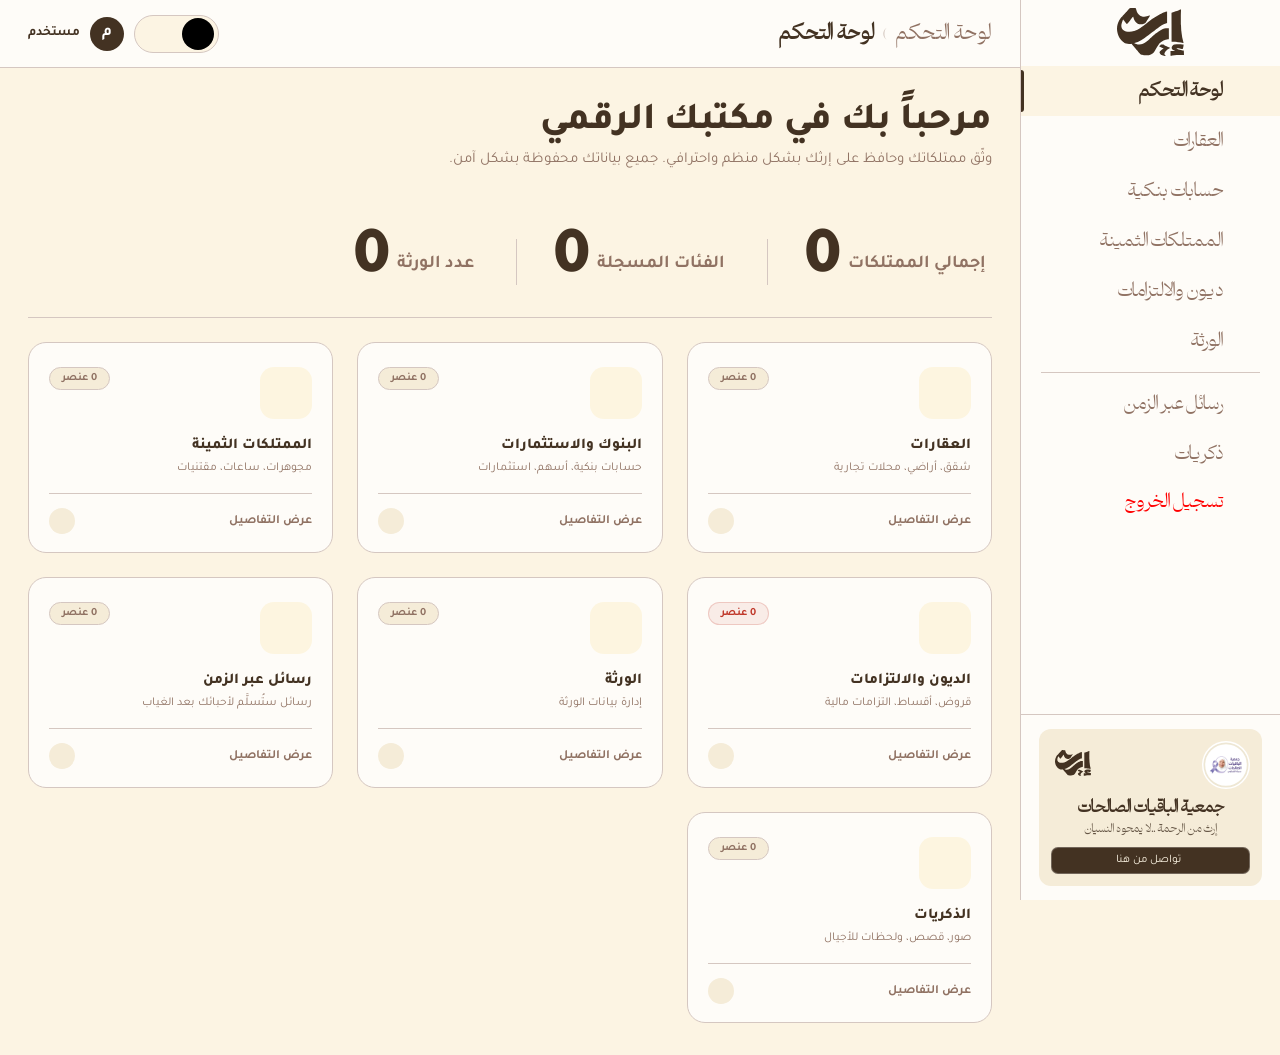
<file: dashboard.html>
<!DOCTYPE html>
<html lang="ar" dir="rtl">

<head>
  <meta charset="UTF-8">
  <meta name="viewport" content="width=device-width, initial-scale=1.0">
  <title>إرث - معاينة</title>
  <link rel="preconnect" href="https://fonts.googleapis.com">
  <link href="https://fonts.googleapis.com/css2?family=Tajawal:wght@300;400;500;700;800&display=swap" rel="stylesheet">
  <link rel="stylesheet" href="https://cdn.hugeicons.com/font/hgi-stroke-rounded.css" />
  <style>
    :root {
      --bgColor: #FCF4E3;
      --mainColor: #433222;
      --textColor: black;
      --textWhy: #907263;
      --cardBg: #FEFCF8;
      --borderColor: #D5C7C1;
      --inputBg: #F5ECD8;
      --sidebarBg: #FEFCF8;
      --iconActive: #FCF4E3;
      --inGam: #433222;
      --navBorderColor: #D5C7C1;
      --mainFont: 'Tajawal', sans-serif;
      --userNameColor: #333;
      --secFont: 'Doran', serif;
      --shadowHover: 0 8px 32px rgba(67, 50, 34, 0.14);
      --red: #C0392B;
      --orange: #E07A2F;
      --sidew: 260px;
      --icon-color: #433222;
    }

    body.dark {
      --bgColor: #121211;
      --mainColor: #EEE7D4;
      --textColor: #EEE7D4;
      --textWhy: #E4CAAE;
      --cardBg: #191918;
      --faqOpenbg: #252525;
      --navBorderColor: var(--mainColor);
      --indicatorBg: var(--mainColor);
      --iconActive: #FCF4E3;
      --iconInactive: black;
      --borderColor: rgba(238, 231, 212, 0.1);
      --inputBg: #2A2925;
      --inGam: #2A2925;
      --sidebarBg: #161615;
      --userNameColor: var(--mainColor);
      --icon-color: #EEE7D4;
    }

    @font-face {
      font-family: 'Doran';
      src: url('resource/fonts/Doran-Regular.ttf') format('truetype');
      font-weight: 400;
      font-style: normal;
    }

    * {
      margin: 0;
      padding: 0;
      box-sizing: border-box;
    }

    body {
      font-family: var(--mainFont);
      background: var(--bgColor);
      color: var(--textColor);
      min-height: 100vh;
      direction: rtl;
      transition: background 0.3s, color 0.3s;
      overflow-x: hidden;
    }

    .layout {
      display: flex;
      font-family: var(--mainFont);
      min-height: calc(100vh);
      position: relative;
    }

    .sidebar-backdrop {
      position: fixed;
      inset: 0;
      background: rgba(0, 0, 0, 0.42);
      backdrop-filter: blur(4px);
      opacity: 0;
      pointer-events: none;
      transition: opacity 0.24s ease;
      z-index: 90;
      display: none;
    }

    /* SIDEBAR */
    .sidebar {
      width: var(--sidew);
      height: 100%;
      background: var(--sidebarBg);
      border-left: 1px solid var(--navBorderColor);
      font-family: var(--secFont);
      position: fixed;
      right: 0;
      display: flex;
      flex-direction: column;
      z-index: 100;
    }

    .sidebar-logo {
      padding: 8px 20px 10px;
    }

    .logo-mark {
      width: 100%;
      height: 48px;
      display: flex;
      align-items: center;
      justify-content: center;
    }

    .logo-mark img {
      max-width: 100%;
      max-height: 100%;
    }

    .logo-dark {
      display: none;
    }

    body.dark .logo-light {
      display: none;
    }

    body.dark .logo-dark {
      display: block;
    }

    .sidebar-nav {
      flex: 1;
      overflow-y: auto;
    }

    .nav-item {
      display: flex;
      align-items: center;
      gap: 12px;
      padding: 10px 20px;
      cursor: pointer;
      color: var(--textWhy);
      font-size: 18px;
      font-weight: 500;
      transition: all 0.2s;
      position: relative;
      user-select: none;
    }

    .last {
      display: flex;
      align-items: center;
      gap: 12px;
      padding: 8px 20px;
      cursor: pointer;
      color: rgb(255, 0, 0);
      font-size: 18px;
      font-weight: 500;
      transition: all 0.2s;
      position: relative;
      user-select: none;
    }

    .nav-item:hover {
      color: var(--mainColor);
      background: var(--bgColor);
    }

    .nav-item.active {
      color: var(--mainColor);
      background: var(--bgColor);
      font-weight: 700;
    }

    .nav-item.active::before {
      content: '';
      position: absolute;
      left: 0;
      top: 4px;
      bottom: 4px;
      width: 3px;
      background: var(--mainColor);
      border-radius: 0 3px 3px 0;
    }

    .nav-icon {
      font-size: 24px;
      width: 24px;
      height: 24px;
      text-align: center;
      display: flex;
      align-items: center;
      justify-content: center;
    }

    .nav-divider {
      height: 1px;
      background: var(--navBorderColor);
      margin: 6px 20px;
    }

    .sidebar-footer {
      padding: 14px 18px;
      border-top: 1px solid var(--navBorderColor);
    }

    .charity-card {
      background: var(--inputBg);
      border-radius: 12px;
      padding: 12px;
      color: var(--mainColor);
      font-size: 16px;
      line-height: 1.6;
      width: 100%;
      position: relative;
    }

    .charity-card .img-logoooo {
      display: flex;
      justify-content: end;
      width: 36px;
      height: 36px;
      border-radius: 7px;
      position: absolute;
      top: 16px;
      left: 16px;
    }

    .charity-card div {
      display: flex;
      flex-direction: column;
      align-items: center;
    }

    .charity-logo {
      width: 48px;
      height: 48px;
      border-radius: 7px;
      display: flex;
      align-items: center;
      justify-content: center;
      margin-bottom: 7px;
    }

    .charity-logo img {
      width: 48px;
      height: 48px;
    }

    .charity-btn {
      margin-top: 8px;
      background-color: var(--mainColor);
      border: 1px solid rgba(255, 255, 255, 0.25);
      color: var(--bgColor);
      padding: 6px 10px;
      border-radius: 7px;
      font-size: 11.5px;
      font-family: var(--mainFont);
      cursor: pointer;
      width: 100%;
      display: flex;
      align-items: center;
      justify-content: center;
      gap: 5px;
    }

    /* MAIN */
    .main {
      margin-right: var(--sidew);
      flex: 1;
      display: flex;
      flex-direction: column;
    }

    .topbar {
      background: var(--sidebarBg);
      border-bottom: 1px solid var(--navBorderColor);
      padding: 0 28px;
      height: 68px;
      display: flex;
      align-items: center;
      justify-content: space-between;
      position: sticky;
      z-index: 50;
    }

    .menu-toggle {
      display: none;
      width: 42px;
      height: 42px;
      border: 1px solid var(--navBorderColor);
      border-radius: 12px;
      background: var(--cardBg);
      color: var(--mainColor);
      align-items: center;
      justify-content: center;
      cursor: pointer;
      font-size: 18px;
      flex-shrink: 0;
    }

    .breadcrumb {
      display: flex;
      align-items: center;
      gap: 7px;
      font-size: 20px;
      color: var(--textWhy);
      font-family: var(--secFont);
    }

    .breadcrumb .current {
      color: var(--mainColor);
      font-weight: 600;
    }

    .topbar-left {
      display: flex;
      align-items: center;
      gap: 10px;
    }

    .mode-switch {
      position: relative;
      display: flex;
      align-items: center;
      justify-content: space-between;
      width: 85px;
      height: 38px;
      background: var(--bgColor);
      border: 1px solid var(--navBorderColor);
      border-radius: 25px;
      padding: 0 4px;
      cursor: pointer;
      overflow: hidden;
      transition: 0.4s ease;
    }

    .mode-indicator {
      position: absolute;
      width: 32px;
      height: 32px;
      border-radius: 50%;
      top: 50%;
      transform: translateY(-50%);
      z-index: 1;
      background: var(--textColor);
      transition: all 0.5s cubic-bezier(0.68, -0.55, 0.265, 1.55);
    }

    body:not(.dark) .mode-indicator {
      left: calc(100% - 32px - 4px);
    }

    body.dark .mode-indicator {
      left: 4px;
    }

    #moon-icon {
      color: var(--iconActive);
      z-index: 20;
      font-size: 18px;
      font-weight: bolder;
      right: 6px;
    }

    #sun-icon {
      color: var(--iconInactive);
      z-index: 20;
      font-size: 18px;
      font-weight: bolder;
      left: 6px;
    }

    .user-avatar {
      width: 34px;
      height: 34px;
      background: var(--inGam);
      border-radius: 50%;
      display: flex;
      align-items: center;
      justify-content: center;
      color: var(--bgColor);
      font-weight: 700;
      font-size: 13px;
    }

    .user-name {
      font-size: 13.5px;
      font-weight: 600;
      color: var(--mainColor);
    }

    .avatar {
      display: flex;
      align-items: center;
      justify-content: center;
      width: 100%;
      height: 100%;
      font-size: 18px;
      font-weight: bold;
      text-transform: uppercase;
    }

    /* PAGE */
    .page {
      display: none;
      padding: 32px 28px;
    }

    .page.active {
      display: block;
    }

    .page-title {
      font-size: 34px;
      font-weight: 800;
      color: var(--mainColor);
    }

    .page-subtitle {
      font-size: 14px;
      color: var(--textWhy);
      margin-top: 3px;
    }

    .page-actions {
      display: flex;
      align-items: center;
      gap: 14px;
      margin: 18px 0 24px;
      flex-direction: row-reverse;
    }

    .count-badge {
      display: flex;
      align-items: baseline;
      gap: 8px;
    }

    .count-num {
      font-size: 50px;
      font-weight: 800;
      color: var(--mainColor);
      line-height: 1;
    }

    .count-label {
      font-size: 13px;
      color: var(--textWhy);
    }

    .btn-add {
      display: flex;
      align-items: center;
      gap: 7px;
      background: var(--inputBg);
      border: 1.5px solid var(--borderColor);
      border-radius: 10px;
      padding: 9px 18px;
      font-size: 13.5px;
      font-weight: 600;
      color: var(--mainColor);
      cursor: pointer;
      font-family: var(--mainFont);
      transition: all 0.2s;
    }

    .btn-add:hover {
      background: var(--mainColor);
      color: var(--bgColor);
    }

    .divider {
      height: 1px;
      background: var(--navBorderColor);
      margin-bottom: 24px;
    }

    /* TOAST */
    .toast {
      position: fixed;
      bottom: 28px;
      left: 50%;
      transform: translateX(-50%);
      background: var(--mainColor);
      color: var(--bgColor);
      padding: 12px 24px;
      border-radius: 12px;
      font-size: 14px;
      font-weight: 600;
      z-index: 1000;
      opacity: 0;
      transition: opacity 0.3s;
      white-space: nowrap;
      pointer-events: none;
    }

    .toast.show {
      opacity: 1;
    }

    .toast.error {
      background: var(--red);
    }

    /* ICONS — color inherits from parent or var(--icon-color) */
    i.hgi {
      color: inherit;
    }

    /* ============================================================
       DASHBOARD CARDS
       ============================================================ */
    .categories-grid {
      display: grid;
      grid-template-columns: repeat(auto-fill, minmax(230px, 1fr));
      gap: 24px;
    }

    .cat-card {
      background: var(--cardBg);
      border: 1px solid var(--borderColor);
      border-radius: 18px;
      padding: 0;
      cursor: pointer;
      transition: all 0.28s cubic-bezier(0.34, 1.56, 0.64, 1);
      position: relative;
      overflow: hidden;
    }

    .cat-card:hover {
      box-shadow: 0 12px 40px rgba(67, 50, 34, 0.16);
      transform: translateY(-4px);
      border-color: transparent;
    }

    .cat-card-accent {
      height: 4px;
      width: 100%;
      border-radius: 0;
    }

    .cat-card-inner {
      padding: 20px 20px 18px;
    }

    .cat-card-top {
      display: flex;
      align-items: flex-start;
      justify-content: space-between;
      margin-bottom: 18px;
    }

    .cat-icon-wrap {
      width: 52px;
      height: 52px;
      border-radius: 14px;
      display: flex;
      align-items: center;
      justify-content: center;
      font-size: 24px;
      flex-shrink: 0;
    }

    .cat-count-pill {
      background: var(--inputBg);
      border: 1px solid var(--borderColor);
      border-radius: 20px;
      padding: 4px 12px;
      font-size: 11px;
      color: var(--textWhy);
      font-weight: 700;
      white-space: nowrap;
    }

    .cat-name {
      font-size: 15px;
      font-weight: 800;
      color: var(--mainColor);
      margin-bottom: 4px;
    }

    .cat-desc {
      font-size: 12px;
      color: var(--textWhy);
      line-height: 1.5;
    }

    .cat-card-footer {
      display: flex;
      align-items: center;
      justify-content: space-between;
      margin-top: 16px;
      padding-top: 14px;
      border-top: 1px solid var(--borderColor);
    }

    .cat-link {
      display: flex;
      align-items: center;
      gap: 5px;
      font-size: 12.5px;
      color: var(--textWhy);
      font-weight: 600;
      transition: color 0.2s;
    }

    .cat-card:hover .cat-link {
      color: var(--mainColor);
    }

    .cat-arrow {
      width: 26px;
      height: 26px;
      border-radius: 50%;
      background: var(--inputBg);
      display: flex;
      align-items: center;
      justify-content: center;
      font-size: 14px;
      transition: all 0.2s;
      color: var(--textWhy);
    }

    .cat-card:hover .cat-arrow {
      background: var(--mainColor);
      color: var(--bgColor);
    }

    .cat-count-pill.danger {
      background: rgba(192, 57, 43, 0.08);
      border-color: rgba(192, 57, 43, 0.2);
      color: var(--red);
    }

    .stats-row {
      display: flex;
      align-items: center;
      gap: 36px;
      margin-top: 20px;
      padding-top: 20px;

    }

    .stat-item {
      text-align: right;
      display: flex;
      align-items: center;
    }

    .stat-num {
      font-size: 66px;
      font-weight: 900;
      color: var(--mainColor);
      line-height: 1;

    }

    .stat-label {
      font-size: 18px;
      font-weight: 600;
      color: var(--textWhy);
      margin-top: 3px;
      margin-left: 6px;
    }

    .stat-sep {
      width: 1px;
      height: 46px;
      background: var(--navBorderColor);
    }











    /* تأثير الموجة */
    .ripple-effect {
      position: absolute;
      border-radius: 50%;
      background: rgba(255, 255, 255, 0.7);
      transform: scale(0);
      animation: rippleAnim 0.5s ease-out;
      pointer-events: none;
    }

    @keyframes rippleAnim {
      to {
        transform: scale(4);
        opacity: 0;
      }
    }

    /* تأثير نجاح الزر */
    #renewActivityBtn.success-animation {
      animation: successPulse 0.4s ease;
    }

    @keyframes successPulse {
      0% {
        transform: scale(1);
      }

      50% {
        transform: scale(1.08);
        background: linear-gradient(135deg, #43a047, #2e7d32);
        box-shadow: 0 0 20px rgba(67, 160, 71, 0.6);
      }

      100% {
        transform: scale(1);
      }
    }

    /* الإشعار المنبثق */
    .toast-notification {
      position: fixed;
      top: 30px;
      left: 50%;
      transform: translateX(-50%);
      background: white;
      border-radius: 16px;
      padding: 16px 24px;
      display: flex;
      align-items: center;
      gap: 15px;
      box-shadow: 0 10px 40px rgba(0, 0, 0, 0.2);
      z-index: 10000;
      animation: toastSlideIn 0.3s ease;
      direction: rtl;
      border-right: 5px solid #2e7d32;
    }

    .toast-notification.hide {
      animation: toastSlideOut 0.3s ease forwards;
    }

    .toast-icon {
      font-size: 28px;
    }

    .toast-text {
      font-size: 16px;
      font-weight: 600;
      color: #1a202c;
    }

    .toast-text small {
      display: block;
      font-size: 13px;
      font-weight: normal;
      color: #718096;
      margin-top: 4px;
    }

    @keyframes toastSlideIn {
      from {
        top: -80px;
        opacity: 0;
        transform: translateX(-50%) scale(0.9);
      }

      to {
        top: 30px;
        opacity: 1;
        transform: translateX(-50%) scale(1);
      }
    }

    @keyframes toastSlideOut {
      from {
        top: 30px;
        opacity: 1;
        transform: translateX(-50%) scale(1);
      }

      to {
        top: -80px;
        opacity: 0;
        transform: translateX(-50%) scale(0.9);
      }
    }






    /* ===== تنسيق الإحصائيات ===== */
    .stats-row {
      display: flex;
      align-items: center;
      gap: 36px;
      margin-top: 20px;
      padding-top: 20px;
    }

    .stat-item {
      text-align: right;
      display: flex;
      align-items: center;
    }

    .stat-num {
      font-size: 66px;
      font-weight: 900;
      color: var(--mainColor);
      line-height: 1;
    }

    .stat-label {
      font-size: 18px;
      font-weight: 600;
      color: var(--textWhy);
      margin-top: 3px;
      margin-right: 6px;
    }

    .stat-sep {
      width: 1px;
      height: 46px;
      background: var(--navBorderColor);
    }

    /* ===== حاوية الإحصائيات والزر ===== */
    .stats-container {
      display: flex;
      justify-content: space-between;
      align-items: center;
      flex-wrap: wrap;
      gap: 20px;
      margin-top: 20px;
    }

    /* HEIRS */
    .cards-grid {
      display: grid;
      grid-template-columns: repeat(auto-fill, minmax(200px, 1fr));
      gap: 16px;
    }

    .heir-card {
      background: var(--cardBg);
      border: 1px solid var(--borderColor);
      border-radius: 14px;
      padding: 18px;
      position: relative;
      transition: all 0.2s;
    }

    .heir-card:hover {
      box-shadow: var(--shadowHover);
    }

    .heir-menu {
      position: absolute;
      top: 12px;
      left: 12px;
      color: var(--textWhy);
      cursor: pointer;
      font-size: 18px;
      padding: 4px;
    }

    .heir-avatar {
      width: 74px;
      height: 74px;
      border-radius: 12px;
      object-fit: cover;
      margin: 0 auto 10px;
      display: flex;
      align-items: center;
      justify-content: center;
      background: var(--inputBg);
      font-size: 30px;
      color: var(--icon-color);
    }

    .heir-name {
      text-align: center;
      font-size: 14.5px;
      font-weight: 700;
      color: var(--mainColor);
    }

    .heir-rel {
      text-align: center;
      font-size: 12px;
      color: var(--textWhy);
      margin-top: 2px;
      margin-bottom: 12px;
    }

    .heir-info-row {
      display: flex;
      align-items: center;
      gap: 7px;
      font-size: 11.5px;
      color: var(--textWhy);
      margin-bottom: 5px;
    }

    .heir-info-row i {
      font-size: 14px;
      color: var(--icon-color);
      opacity: 0.7;
    }

    .heirs-cta-title {
      font-size: 17px;
      font-weight: 700;
      color: var(--mainColor);
      text-align: center;
      margin-bottom: 18px;
      margin-top: 28px;
    }

    .heirs-cta-cards {
      display: grid;
      grid-template-columns: 1fr 1fr;
      gap: 14px;
    }

    .cta-card {
      background: var(--inputBg);
      border-radius: 14px;
      padding: 22px;
      text-align: center;
      cursor: pointer;
      transition: all 0.2s;
    }

    .cta-card:hover {
      background: var(--mainColor);
    }

    .cta-card:hover .cta-title,
    .cta-card:hover .cta-desc,
    .cta-card:hover .cta-emoji i {
      color: var(--bgColor);
    }

    .cta-emoji {
      font-size: 26px;
      margin-bottom: 8px;
      color: var(--icon-color);
    }

    .cta-title {
      font-size: 15px;
      font-weight: 700;
      color: var(--mainColor);
      margin-bottom: 5px;
    }

    .cta-desc {
      font-size: 12.5px;
      color: var(--textWhy);
    }

    /* BANKS */
    .bank-cards-grid {
      display: grid;
      grid-template-columns: repeat(auto-fill, minmax(320px, 1fr));
      gap: 18px;
    }

    .bank-card-visual {
      border-radius: 14px;
      height: 190px;
      position: relative;
      overflow: hidden;
      margin-bottom: 10px;
      display: flex;
      flex-direction: column;
      justify-content: flex-end;
      padding: 18px;
    }

    .bank-card-num {
      font-size: 13px;
      letter-spacing: 2px;
      color: rgba(255, 255, 255, 0.8);
      margin-bottom: 6px;
    }

    .bank-card-expiry {
      font-size: 11px;
      color: rgba(255, 255, 255, 0.55);
    }

    .visa-badge {
      position: absolute;
      bottom: 18px;
      left: 18px;
      font-size: 18px;
      font-weight: 900;
      color: white;
      font-style: italic;
    }

    .bank-card-info {
      background: var(--cardBg);
      border: 1px solid var(--borderColor);
      border-radius: 10px;
      padding: 12px 14px;
    }

    .balance-amount {
      font-size: 20px;
      font-weight: 800;
      color: var(--mainColor);
      margin: 3px 0 8px;
    }

    .bank-meta {
      display: flex;
      justify-content: space-between;
      font-size: 11.5px;
      color: var(--textWhy);
      padding-top: 8px;
      border-top: 1px solid var(--borderColor);
    }

    .bank-meta i {
      font-size: 14px;
      color: var(--icon-color);
      opacity: 0.7;
    }

    .account-type-badge {
      background: var(--mainColor);
      color: var(--bgColor);
      border-radius: 16px;
      padding: 3px 10px;
      font-size: 10.5px;
      font-weight: 600;
    }

    .icon-btn {
      background: transparent;
      border: none;
      cursor: pointer;
      color: var(--textWhy);
      font-size: 16px;
      padding: 3px;
      transition: color 0.2s;
      display: flex;
      align-items: center;
      justify-content: center;
    }

    .icon-btn:hover {
      color: var(--mainColor);
    }

    .icon-btn.del {
      color: var(--red);
    }

    /* VALUABLES */
    .val-grid {
      display: grid;
      grid-template-columns: repeat(auto-fill, minmax(220px, 1fr));
      gap: 16px;
    }

    .val-card {
      background: var(--cardBg);
      border: 1px solid var(--borderColor);
      border-radius: 14px;
      overflow: hidden;
      transition: all 0.2s;
      position: relative;
    }

    .val-card:hover {
      box-shadow: var(--shadowHover);
      transform: translateY(-2px);
    }

    .val-img {
      width: 100%;
      height: 170px;
      background: var(--inputBg);
      display: flex;
      align-items: center;
      justify-content: center;
      font-size: 48px;
      color: var(--icon-color);
    }

    .val-card-actions {
      position: absolute;
      top: 9px;
      left: 9px;
      right: 9px;
      display: flex;
      justify-content: space-between;
    }

    .val-action-btn {
      width: 30px;
      height: 30px;
      border-radius: 50%;
      background: rgba(255, 255, 255, 0.9);
      border: none;
      cursor: pointer;
      display: flex;
      align-items: center;
      justify-content: center;
      font-size: 14px;
      color: var(--mainColor);
      transition: all 0.2s;
    }

    body.dark .val-action-btn {
      background: rgba(30, 30, 28, 0.9);
      color: var(--mainColor);
    }

    .val-action-btn.del {
      background: rgba(192, 57, 43, 0.9);
      color: white;
    }

    .val-info {
      padding: 12px;
    }

    .val-name {
      font-size: 14px;
      font-weight: 700;
      color: var(--mainColor);
      margin-bottom: 7px;
    }

    .val-meta-row {
      display: flex;
      align-items: center;
      gap: 5px;
      font-size: 11.5px;
      color: var(--textWhy);
      margin-bottom: 4px;
    }

    .val-meta-row i {
      font-size: 14px;
      color: var(--icon-color);
      opacity: 0.7;
    }

    /* DEBTS */
    .debt-section {
      max-width: 760px;
      margin: 0 auto;
    }

    .alert-banner {
      background: rgba(224, 122, 47, 0.1);
      border: 1px solid rgba(224, 122, 47, 0.3);
      border-radius: 10px;
      padding: 12px 16px;
      display: flex;
      align-items: flex-start;
      gap: 10px;
      margin-bottom: 20px;
    }

    .alert-banner i {
      color: #E07A2F;
      font-size: 20px;
      flex-shrink: 0;
    }

    .alert-title {
      font-size: 13.5px;
      font-weight: 700;
      color: #E07A2F;
      margin-bottom: 2px;
    }

    .alert-text {
      font-size: 12.5px;
      color: var(--textWhy);
    }

    .debt-card {
      background: var(--cardBg);
      border: 1px solid var(--borderColor);
      border-radius: 18px;
      overflow: hidden;
      margin-bottom: 18px;
      transition: all 0.25s;
      position: relative;
    }

    .debt-card:hover {
      box-shadow: 0 8px 32px rgba(224, 122, 47, 0.12);
      transform: translateY(-2px);
    }

    .debt-card::before {
      content: '';
      position: absolute;
      top: 0;
      right: 0;
      width: 4px;
      height: 100%;
      background: linear-gradient(180deg, var(--orange), #c0392b);
      border-radius: 0 18px 18px 0;
    }

    .debt-card-content {
      padding: 22px 26px 22px 22px;
    }

    .debt-card-head {
      display: flex;
      align-items: center;
      justify-content: space-between;
      margin-bottom: 18px;
    }

    .debt-head-right {
      display: flex;
      align-items: center;
      gap: 12px;
    }

    .debt-creditor-icon {
      width: 48px;
      height: 48px;
      border-radius: 13px;
      background: rgba(224, 122, 47, 0.1);
      display: flex;
      align-items: center;
      justify-content: center;
      font-size: 22px;
      flex-shrink: 0;
      color: var(--orange);
    }

    .debt-creditor-name {
      font-size: 17px;
      font-weight: 800;
      color: var(--mainColor);
      margin-bottom: 3px;
    }

    .debt-type-badge {
      display: inline-flex;
      align-items: center;
      gap: 4px;
      background: rgba(224, 122, 47, 0.1);
      color: var(--orange);
      border: 1px solid rgba(224, 122, 47, 0.25);
      border-radius: 20px;
      padding: 3px 10px;
      font-size: 11px;
      font-weight: 700;
    }

    .debt-card-btns {
      display: flex;
      gap: 6px;
      flex-shrink: 0;
    }

    .debt-action-btn {
      width: 32px;
      height: 32px;
      border-radius: 9px;
      background: var(--inputBg);
      border: 1px solid var(--borderColor);
      display: flex;
      align-items: center;
      justify-content: center;
      cursor: pointer;
      font-size: 15px;
      transition: all 0.18s;
      color: var(--textWhy);
    }

    .debt-action-btn:hover {
      background: var(--mainColor);
      color: var(--bgColor);
      border-color: var(--mainColor);
    }

    .debt-action-btn.del:hover {
      background: var(--red);
      border-color: var(--red);
    }

    .debt-amounts-row {
      display: grid;
      grid-template-columns: 1fr 1fr;
      gap: 12px;
      margin-bottom: 18px;
    }

    .debt-amount-box {
      background: var(--inputBg);
      border-radius: 12px;
      padding: 14px 16px;
    }

    .debt-amount-label {
      font-size: 11px;
      color: var(--textWhy);
      margin-bottom: 5px;
      font-weight: 600;
      text-transform: uppercase;
      letter-spacing: 0.5px;
    }

    .debt-amount-val {
      font-size: 22px;
      font-weight: 800;
      color: var(--mainColor);
      line-height: 1;
    }

    .debt-amount-val.danger {
      color: #c0392b;
    }

    .debt-progress-wrap {
      margin-bottom: 16px;
    }

    .debt-progress-label {
      display: flex;
      justify-content: space-between;
      font-size: 11.5px;
      color: var(--textWhy);
      margin-bottom: 7px;
    }

    .debt-progress-bar {
      height: 6px;
      background: var(--inputBg);
      border-radius: 10px;
      overflow: hidden;
    }

    .debt-progress-fill {
      height: 100%;
      background: linear-gradient(90deg, var(--orange), #c0392b);
      border-radius: 10px;
      transition: width 0.6s ease;
    }

    .debt-card-footer {
      display: flex;
      align-items: center;
      justify-content: space-between;
      padding-top: 14px;
      border-top: 1px solid var(--borderColor);
    }

    .debt-due-date {
      display: flex;
      align-items: center;
      gap: 7px;
      font-size: 12.5px;
      color: var(--textWhy);
    }

    .debt-due-icon {
      width: 28px;
      height: 28px;
      background: var(--inputBg);
      border-radius: 7px;
      display: flex;
      align-items: center;
      justify-content: center;
      font-size: 14px;
      color: var(--icon-color);
    }

    .sharia-banner {
      background: var(--mainColor);
      color: var(--bgColor);
      border-radius: 10px;
      padding: 14px 18px;
      margin-top: 20px;
      display: flex;
      align-items: flex-start;
      gap: 10px;
      font-size: 12.5px;
      line-height: 1.7;
    }

    .sharia-banner i {
      color: var(--bgColor);
      font-size: 20px;
      flex-shrink: 0;
    }

    .sharia-title {
      font-size: 14px;
      font-weight: 700;
      margin-bottom: 5px;
    }

    /* REAL ESTATE */
    .prop-grid {
      display: grid;
      grid-template-columns: repeat(auto-fill, minmax(280px, 1fr));
      gap: 18px;
    }

    .prop-card {
      background: var(--cardBg);
      border: 1px solid var(--borderColor);
      border-radius: 14px;
      overflow: hidden;
      transition: all 0.2s;
      position: relative;
    }

    .prop-card:hover {
      box-shadow: var(--shadowHover);
    }

    .prop-img {
      width: 100%;
      height: 190px;
      background: var(--inputBg);
      display: flex;
      align-items: center;
      justify-content: center;
      font-size: 48px;
      color: var(--icon-color);
    }

    .prop-card-actions {
      position: absolute;
      top: 9px;
      left: 9px;
      display: flex;
      gap: 7px;
    }

    .prop-info {
      padding: 14px;
    }

    .prop-name {
      font-size: 16px;
      font-weight: 800;
      color: var(--mainColor);
      margin-bottom: 10px;
    }

    .prop-detail {
      display: flex;
      align-items: center;
      gap: 7px;
      font-size: 12.5px;
      color: var(--textWhy);
      margin-bottom: 6px;
    }

    .prop-detail i {
      font-size: 14px;
      color: var(--icon-color);
      opacity: 0.7;
    }

    /* MESSAGES PAGE */
    .msg-intro-banner {
      background: linear-gradient(135deg, rgba(67, 50, 34, 0.07), rgba(67, 50, 34, 0.03));
      border: 1px solid var(--borderColor);
      border-radius: 14px;
      padding: 18px 22px;
      display: flex;
      align-items: flex-start;
      gap: 14px;
      margin-bottom: 24px;
    }

    .msg-intro-icon {
      font-size: 32px;
      flex-shrink: 0;
      line-height: 1;
      color: var(--icon-color);
    }

    .msg-intro-title {
      font-size: 15px;
      font-weight: 700;
      color: var(--mainColor);
      margin-bottom: 4px;
    }

    .msg-intro-text {
      font-size: 12.5px;
      color: var(--textWhy);
      line-height: 1.8;
    }

    .msg-grid {
      display: grid;
      grid-template-columns: repeat(auto-fill, minmax(300px, 1fr));
      gap: 18px;
    }

    .msg-card {
      background: var(--cardBg);
      border: 1px solid var(--borderColor);
      border-radius: 16px;
      overflow: hidden;
      transition: all 0.22s;
      position: relative;
    }

    .msg-card:hover {
      box-shadow: var(--shadowHover);
      transform: translateY(-2px);
    }

    .msg-card-header {
      padding: 18px 18px 14px;
      border-bottom: 1px solid var(--borderColor);
      display: flex;
      align-items: center;
      gap: 12px;
      position: relative;
    }

    .msg-card-header::before {
      content: '';
      position: absolute;
      top: 0;
      left: 0;
      right: 0;
      height: 3px;
      background: linear-gradient(90deg, transparent, var(--mainColor), transparent);
      opacity: 0.25;
    }

    .msg-envelope-icon {
      width: 46px;
      height: 46px;
      background: var(--inputBg);
      border-radius: 12px;
      display: flex;
      align-items: center;
      justify-content: center;
      font-size: 22px;
      flex-shrink: 0;
      color: var(--icon-color);
    }

    .msg-recipient-name {
      font-size: 14.5px;
      font-weight: 700;
      color: var(--mainColor);
    }

    .msg-recipient-rel {
      font-size: 11.5px;
      color: var(--textWhy);
      margin-top: 2px;
    }

    .msg-card-actions-top {
      position: absolute;
      top: 12px;
      left: 12px;
      display: flex;
      gap: 6px;
    }

    .msg-card-body {
      padding: 16px;
    }

    .msg-subject {
      font-size: 14px;
      font-weight: 700;
      color: var(--mainColor);
      margin-bottom: 8px;
    }

    .msg-preview {
      font-size: 12.5px;
      color: var(--textWhy);
      line-height: 1.75;
      margin-bottom: 14px;
      display: -webkit-box;
      -webkit-line-clamp: 2;
      -webkit-box-orient: vertical;
      overflow: hidden;
    }

    .msg-card-footer {
      display: flex;
      align-items: center;
      justify-content: space-between;
      padding-top: 12px;
      border-top: 1px solid var(--borderColor);
    }

    .msg-delivery-badge {
      background: rgba(67, 50, 34, 0.09);
      color: var(--mainColor);
      border-radius: 16px;
      padding: 3px 10px;
      font-size: 10.5px;
      font-weight: 600;
      display: flex;
      align-items: center;
      gap: 4px;
    }

    .msg-delivery-badge i {
      font-size: 12px;
    }

    .msg-date {
      font-size: 11px;
      color: var(--textWhy);
      display: flex;
      align-items: center;
      gap: 4px;
    }

    .msg-date i {
      font-size: 12px;
      color: var(--icon-color);
      opacity: 0.6;
    }

    .msg-view-btn {
      background: transparent;
      border: none;
      color: var(--textWhy);
      font-size: 12px;
      cursor: pointer;
      font-family: var(--mainFont);
      transition: color 0.2s;
      padding: 0;
    }

    .msg-view-btn:hover {
      color: var(--mainColor);
    }

    .msg-attach-badge {
      position: absolute;
      top: 12px;
      right: 12px;
      background: var(--inputBg);
      border-radius: 8px;
      padding: 2px 7px;
      font-size: 10px;
      color: var(--textWhy);
      display: flex;
      align-items: center;
      gap: 3px;
    }

    .msg-attach-badge i {
      font-size: 11px;
    }

    /* Empty state */
    .empty-state {
      text-align: center;
      padding: 60px 20px;
      color: var(--textWhy);
    }

    .empty-state-icon {
      font-size: 52px;
      margin-bottom: 14px;
      opacity: 0.5;
      color: var(--icon-color);
    }

    .empty-state-title {
      font-size: 17px;
      font-weight: 700;
      color: var(--mainColor);
      margin-bottom: 6px;
    }

    .empty-state-text {
      font-size: 13px;
      line-height: 1.8;
    }

    /* Message view overlay */
    .msg-view-overlay {
      position: fixed;
      inset: 0;
      background: rgba(0, 0, 0, 0.55);
      backdrop-filter: blur(6px);
      z-index: 400;
      display: none;
      align-items: center;
      justify-content: center;
    }

    .msg-view-overlay.open {
      display: flex;
    }

    .msg-view-box {
      background: var(--cardBg);
      border-radius: 20px;
      padding: 32px 28px;
      width: 560px;
      max-width: 92vw;
      max-height: 85vh;
      overflow-y: auto;
      position: relative;
      animation: modalIn 0.22s ease;
      border: 1px solid var(--borderColor);
    }

    .msg-view-close {
      position: absolute;
      top: 14px;
      right: 14px;
      width: 30px;
      height: 30px;
      border-radius: 7px;
      background: var(--inputBg);
      border: 1px solid var(--borderColor);
      display: flex;
      align-items: center;
      justify-content: center;
      cursor: pointer;
      font-size: 14px;
      color: var(--mainColor);
    }

    .msg-view-from {
      font-size: 11.5px;
      color: var(--textWhy);
      margin-bottom: 4px;
    }

    .msg-view-recipient {
      font-size: 18px;
      font-weight: 800;
      color: var(--mainColor);
      margin-bottom: 6px;
    }

    .msg-view-subject {
      font-size: 15px;
      font-weight: 700;
      color: var(--mainColor);
      margin-bottom: 18px;
      padding-bottom: 18px;
      border-bottom: 1px solid var(--borderColor);
    }

    .msg-view-body {
      font-size: 14px;
      color: var(--textColor);
      line-height: 2.0;
      white-space: pre-wrap;
    }

    .msg-view-footer {
      margin-top: 20px;
      padding-top: 16px;
      border-top: 1px solid var(--borderColor);
      display: flex;
      justify-content: space-between;
      align-items: center;
    }

    /* MEMORIES PAGE */
    .mem-filters {
      display: flex;
      gap: 8px;
      margin-bottom: 20px;
      flex-wrap: wrap;
    }

    .mem-filter-btn {
      padding: 6px 16px;
      border-radius: 20px;
      background: var(--inputBg);
      border: 1.5px solid var(--borderColor);
      color: var(--textWhy);
      font-size: 12.5px;
      font-family: var(--mainFont);
      cursor: pointer;
      transition: all 0.2s;
      display: flex;
      align-items: center;
      gap: 5px;
    }

    .mem-filter-btn i {
      font-size: 14px;
    }

    .mem-filter-btn.active {
      background: var(--mainColor);
      color: var(--bgColor);
      border-color: var(--mainColor);
    }

    .mem-grid {
      display: grid;
      grid-template-columns: repeat(auto-fill, minmax(260px, 1fr));
      gap: 18px;
    }

    .mem-card {
      background: var(--cardBg);
      border: 1px solid var(--borderColor);
      border-radius: 16px;
      overflow: hidden;
      transition: all 0.22s;
      position: relative;
    }

    .mem-card:hover {
      box-shadow: var(--shadowHover);
      transform: translateY(-2px);
    }

    .mem-img-wrap {
      width: 100%;
      height: 185px;
      background: var(--inputBg);
      display: flex;
      align-items: center;
      justify-content: center;
      font-size: 48px;
      position: relative;
      overflow: hidden;
      color: var(--icon-color);
    }

    .mem-img-wrap img {
      width: 100%;
      height: 100%;
      object-fit: cover;
    }

    .mem-type-badge {
      position: absolute;
      top: 10px;
      right: 10px;
      background: rgba(0, 0, 0, 0.55);
      color: white;
      border-radius: 20px;
      padding: 3px 10px;
      font-size: 10.5px;
      font-weight: 600;
    }

    .mem-card-actions {
      position: absolute;
      top: 10px;
      left: 10px;
      display: flex;
      gap: 6px;
    }

    .mem-info {
      padding: 14px;
    }

    .mem-title {
      font-size: 15px;
      font-weight: 700;
      color: var(--mainColor);
      margin-bottom: 6px;
    }

    .mem-text-preview {
      font-size: 12.5px;
      color: var(--textWhy);
      line-height: 1.7;
      display: -webkit-box;
      -webkit-line-clamp: 2;
      -webkit-box-orient: vertical;
      overflow: hidden;
      margin-bottom: 10px;
    }

    .mem-footer {
      display: flex;
      align-items: center;
      justify-content: space-between;
      padding-top: 10px;
      border-top: 1px solid var(--borderColor);
    }

    .mem-date {
      font-size: 11px;
      color: var(--textWhy);
      display: flex;
      align-items: center;
      gap: 4px;
    }

    .mem-date i {
      font-size: 12px;
      color: var(--icon-color);
      opacity: 0.6;
    }

    .mem-view-btn {
      background: transparent;
      border: none;
      color: var(--textWhy);
      font-size: 12px;
      cursor: pointer;
      font-family: var(--mainFont);
      transition: color 0.2s;
    }

    .mem-view-btn:hover {
      color: var(--mainColor);
    }

    /* Memory view overlay */
    .mem-view-overlay {
      position: fixed;
      inset: 0;
      background: rgba(0, 0, 0, 0.55);
      backdrop-filter: blur(6px);
      z-index: 400;
      display: none;
      align-items: center;
      justify-content: center;
    }

    .mem-view-overlay.open {
      display: flex;
    }

    .mem-view-box {
      background: var(--cardBg);
      border-radius: 20px;
      width: 600px;
      max-width: 92vw;
      max-height: 88vh;
      overflow-y: auto;
      overflow-x: hidden;
      position: relative;
      animation: modalIn 0.22s ease;
      border: 1px solid var(--borderColor);
    }

    .mem-view-img {
      width: 100%;
      height: 250px;
      background: var(--inputBg);
      display: flex;
      align-items: center;
      justify-content: center;
      font-size: 72px;
      overflow: hidden;
      color: var(--icon-color);
    }

    .mem-view-img img {
      width: 100%;
      height: 100%;
      object-fit: cover;
    }

    .mem-view-content {
      padding: 24px 28px;
    }

    .mem-view-close {
      position: absolute;
      top: 14px;
      right: 14px;
      width: 32px;
      height: 32px;
      border-radius: 8px;
      background: rgba(0, 0, 0, 0.4);
      border: none;
      display: flex;
      align-items: center;
      justify-content: center;
      cursor: pointer;
      font-size: 14px;
      color: white;
      z-index: 10;
    }

    .mem-view-title {
      font-size: 22px;
      font-weight: 800;
      color: var(--mainColor);
      margin-bottom: 6px;
    }

    .mem-view-meta {
      font-size: 12px;
      color: var(--textWhy);
      margin-bottom: 18px;
    }

    .mem-view-body {
      font-size: 14px;
      color: var(--textColor);
      line-height: 2.0;
      white-space: pre-wrap;
    }

    /* TYPE TABS */
    .type-tabs {
      display: flex;
      gap: 8px;
      margin-bottom: 14px;
    }

    .type-tab {
      flex: 1;
      padding: 8px;
      border-radius: 9px;
      background: var(--inputBg);
      border: 1.5px solid var(--borderColor);
      color: var(--textWhy);
      font-size: 13px;
      font-family: var(--mainFont);
      cursor: pointer;
      text-align: center;
      transition: all 0.2s;
      display: flex;
      align-items: center;
      justify-content: center;
      gap: 6px;
    }

    .type-tab i {
      font-size: 16px;
    }

    .type-tab.active {
      background: var(--mainColor);
      color: var(--bgColor);
      border-color: var(--mainColor);
    }

    .form-textarea {
      width: 100%;
      padding: 11px 14px;
      background: var(--inputBg);
      border: 1.5px solid var(--borderColor);
      border-radius: 9px;
      font-size: 13.5px;
      font-family: var(--mainFont);
      color: var(--textColor);
      text-align: right;
      outline: none;
      transition: border 0.2s;
      direction: rtl;
      resize: vertical;
      min-height: 110px;
    }

    .form-textarea:focus {
      border-color: var(--mainColor);
    }

    .form-textarea::placeholder {
      color: var(--textWhy);
    }

    /* MODAL */
    .modal-overlay {
      position: fixed;
      inset: 0;
      background: rgba(0, 0, 0, 0.45);
      backdrop-filter: blur(5px);
      z-index: 200;
      display: none;
      align-items: center;
      justify-content: center;
    }

    .modal-overlay.open {
      display: flex;
    }

    .modal {
      background: var(--cardBg);
      border: 2px solid var(--red);
      border-radius: 18px;
      padding: 28px;
      width: 480px;
      max-width: 92vw;
      max-height: 88vh;
      overflow-y: auto;
      position: relative;
      animation: modalIn 0.22s ease;
    }

    @keyframes modalIn {
      from {
        opacity: 0;
        transform: scale(0.95) translateY(10px)
      }

      to {
        opacity: 1;
        transform: scale(1)
      }
    }

    .modal-close {
      position: absolute;
      top: 14px;
      right: 14px;
      width: 30px;
      height: 30px;
      border-radius: 7px;
      background: var(--inputBg);
      border: 1px solid var(--borderColor);
      display: flex;
      align-items: center;
      justify-content: center;
      cursor: pointer;
      font-size: 14px;
      color: var(--mainColor);
    }

    .upload-zone {
      border: 2px dashed var(--borderColor);
      border-radius: 12px;
      padding: 24px;
      text-align: center;
      margin-bottom: 14px;
      cursor: pointer;
      transition: all 0.2s;
    }

    .upload-zone:hover {
      border-color: var(--mainColor);
      background: var(--inputBg);
    }

    .upload-icon {
      font-size: 36px;
      margin-bottom: 6px;
      color: var(--mainColor);
    }

    .upload-text {
      font-size: 13px;
      color: var(--textWhy);
    }

    .form-input {
      width: 100%;
      padding: 11px 14px;
      background: var(--inputBg);
      border: 1.5px solid var(--borderColor);
      border-radius: 9px;
      font-size: 13.5px;
      font-family: var(--mainFont);
      color: var(--textColor);
      text-align: right;
      outline: none;
      transition: border 0.2s;
      direction: rtl;
    }

    .form-input:focus {
      border-color: var(--mainColor);
    }

    .form-input::placeholder {
      color: var(--textWhy);
    }

    .form-row {
      display: grid;
      grid-template-columns: 1fr 1fr;
      gap: 9px;
      margin-bottom: 11px;
    }

    .form-group {
      margin-bottom: 11px;
    }

    .form-select {
      padding: 11px 14px;
      background: var(--inputBg);
      border: 1.5px solid var(--borderColor);
      border-radius: 9px;
      font-size: 13.5px;
      font-family: var(--mainFont);
      color: var(--textColor);
      direction: rtl;
      cursor: pointer;
      outline: none;
      width: 100%;
    }

    .date-row {
      display: flex;
      align-items: center;
      gap: 7px;
      margin-bottom: 11px;
    }

    .date-label {
      font-size: 12.5px;
      font-weight: 600;
      color: var(--mainColor);
      white-space: nowrap;
    }

    .eye-input {
      position: relative;
    }

    .eye-icon {
      position: absolute;
      left: 12px;
      top: 50%;
      transform: translateY(-50%);
      color: var(--textWhy);
      font-size: 16px;
      cursor: pointer;
      display: flex;
      align-items: center;
    }

    .btn-submit {
      width: 100%;
      margin-top: 14px;
      background: var(--mainColor);
      color: var(--bgColor);
      border: none;
      border-radius: 10px;
      padding: 12px;
      font-size: 14.5px;
      font-weight: 700;
      font-family: var(--mainFont);
      cursor: pointer;
      transition: opacity 0.2s;
      display: flex;
      align-items: center;
      justify-content: center;
      gap: 8px;
    }

    .btn-submit:hover {
      opacity: 0.85;
    }

    /* CONFIRM */
    .confirm-overlay {
      position: fixed;
      inset: 0;
      background: rgba(0, 0, 0, 0.5);
      backdrop-filter: blur(4px);
      z-index: 300;
      display: none;
      align-items: center;
      justify-content: center;
    }

    .confirm-overlay.open {
      display: flex;
    }

    .confirm-box {
      background: var(--cardBg);
      border-radius: 16px;
      padding: 28px;
      width: 360px;
      max-width: 90vw;
      text-align: center;
      animation: modalIn 0.2s ease;
    }

    .confirm-icon {
      font-size: 40px;
      margin-bottom: 12px;
      color: var(--red);
    }

    .confirm-title {
      font-size: 17px;
      font-weight: 800;
      color: var(--mainColor);
      margin-bottom: 6px;
    }

    .confirm-desc {
      font-size: 13px;
      color: var(--textWhy);
      margin-bottom: 20px;
    }

    .confirm-btns {
      display: flex;
      gap: 10px;
    }

    .btn-cancel {
      flex: 1;
      padding: 10px;
      border-radius: 9px;
      background: var(--inputBg);
      border: 1.5px solid var(--borderColor);
      color: var(--mainColor);
      font-size: 14px;
      font-weight: 600;
      font-family: var(--mainFont);
      cursor: pointer;
    }

    .btn-confirm-del {
      flex: 1;
      padding: 10px;
      border-radius: 9px;
      background: var(--red);
      border: none;
      color: white;
      font-size: 14px;
      font-weight: 700;
      font-family: var(--mainFont);
      cursor: pointer;
    }

    @media (max-width: 900px) {
      .sidebar {
        right: 0;
        transform: translateX(105%);
        transition: transform 0.28s ease;
        box-shadow: -12px 0 28px rgba(0, 0, 0, 0.16);
        width: min(82vw, 320px);
      }

      body.menu-open .sidebar {
        transform: translateX(0);
      }

      body.menu-open .sidebar-backdrop {
        display: block;
        opacity: 1;
        pointer-events: auto;
      }

      .main {
        margin-right: 0;
        width: 100%;
      }

      .topbar {
        padding: 0 16px;
        height: 62px;
      }

      .menu-toggle {
        display: inline-flex;
      }

      .breadcrumb {
        font-size: 16px;
      }

      .page {
        padding: 20px 16px 28px;
      }

      .page-title {
        font-size: 28px;
      }

      .page-actions {
        align-items: stretch;
        flex-direction: column;
      }

      .count-badge {
        width: 100%;
      }

      .btn-add {
        width: 100%;
        justify-content: center;
      }

      .stats-row {
        flex-direction: column;
        align-items: flex-start;
        gap: 14px;
      }

      .stat-item {
        width: 100%;
        display: flex;
        flex-direction: row;
        align-items: center;
        gap: 8px;
      }

      .stat-num {
        font-size: 30px;
      }

      .stat-label {
        margin: 0;
        font-size: 16px;
      }

      .stat-sep {
        display: none;
      }

      .stats-container {
        align-items: stretch;
      }

      .categories-grid,
      .cards-grid,
      .bank-cards-grid,
      .val-grid,
      .msg-grid,
      .mem-grid,
      .prop-grid,
      .heirs-cta-cards {
        grid-template-columns: 1fr;
      }

      .topbar-left {
        gap: 8px;
      }
    }

    @media (max-width: 640px) {
      .page-title {
        font-size: 24px;
      }

      .count-num {
        font-size: 42px;
      }

      .user-name {
        display: none;
      }

      .charity-card {
        font-size: 14px;
      }
    }

    ::-webkit-scrollbar {
      width: 5px;
    }

    ::-webkit-scrollbar-thumb {
      background: var(--borderColor);
      border-radius: 3px;
    }
  </style>

  <script>
    (function () {
      const savedTheme = localStorage.getItem("theme");
      if (savedTheme === "dark") document.documentElement.classList.add("dark");
    })();
  </script>
</head>

<body>

  <div class="toast" id="toast"></div>

  <div class="confirm-overlay" id="confirm-overlay">
    <div class="confirm-box">
      <div class="confirm-icon"><i class="hgi hgi-stroke hgi-rounded hgi-delete-02"></i></div>
      <div class="confirm-title">تأكيد الحذف</div>
      <div class="confirm-desc">هل أنت متأكد من حذف هذا العنصر؟ لا يمكن التراجع عن هذا الإجراء.</div>
      <div class="confirm-btns">
        <button class="btn-confirm-del" id="confirm-del-btn">حذف</button>
        <button class="btn-cancel" onclick="closeConfirm()">إلغاء</button>
      </div>
    </div>
  </div>

  <div class="msg-view-overlay" id="msg-view-overlay" onclick="if(event.target===this)closeMsgView()">
    <div class="msg-view-box">
      <button class="msg-view-close" onclick="closeMsgView()"><i
          class="hgi hgi-stroke hgi-rounded hgi-cancel-01"></i></button>
      <div style="margin-bottom:6px;display:flex;align-items:center;gap:10px;">
        <div style="font-size:28px;color:var(--icon-color);"><i class="hgi hgi-stroke hgi-rounded hgi-mail-01"></i>
        </div>
        <div>
          <div class="msg-view-from">إلى:</div>
          <div class="msg-view-recipient" id="mv-recipient"></div>
        </div>
      </div>
      <div class="msg-view-subject" id="mv-subject"></div>
      <div class="msg-view-body" id="mv-body"></div>
      <div class="msg-view-footer">
        <div style="font-size:11.5px;color:var(--textWhy);display:flex;align-items:center;gap:4px;" id="mv-delivery">
        </div>
        <div style="font-size:11.5px;color:var(--textWhy);display:flex;align-items:center;gap:4px;" id="mv-date"></div>
      </div>
    </div>
  </div>

  <div class="mem-view-overlay" id="mem-view-overlay" onclick="if(event.target===this)closeMemView()">
    <div class="mem-view-box">
      <button class="mem-view-close" onclick="closeMemView()"><i
          class="hgi hgi-stroke hgi-rounded hgi-cancel-01"></i></button>
      <div class="mem-view-img" id="mv-mem-img"></div>
      <div class="mem-view-content">
        <div class="mem-view-title" id="mv-mem-title"></div>
        <div class="mem-view-meta" id="mv-mem-meta"></div>
        <div class="mem-view-body" id="mv-mem-body"></div>
      </div>
    </div>
  </div>

  <div class="sidebar-backdrop" onclick="closeSidebarMenu()"></div>

  <div class="layout">

    <!-- SIDEBAR -->
    <nav class="sidebar">
      <div class="sidebar-logo">
        <div class="logo-mark">
          <img src="resource/imgs/logo.svg" alt="إرث" class="logo-light">
          <img src="resource/imgs/logoindark.svg" alt="إرث" class="logo-dark">
        </div>
      </div>
      <div class="sidebar-nav">
        <div class="nav-item active" data-page="dashboard"><span class="nav-icon"><i
              class="hgi hgi-stroke hgi-rounded hgi-home-04"></i></span> لوحة التحكم</div>
        <div class="nav-item" data-page="real-estate"><span class="nav-icon"><i
              class="hgi hgi-stroke hgi-rounded hgi-city-01"></i></span> العقارات</div>
        <div class="nav-item" data-page="banks"><span class="nav-icon"><i
              class="hgi hgi-stroke hgi-rounded hgi-bank"></i></span> حسابات بنكية</div>
        <div class="nav-item" data-page="valuables"><span class="nav-icon"><i
              class="hgi hgi-stroke hgi-rounded hgi-money-bag-02"></i></span> الممتلكات الثمينة</div>
        <div class="nav-item" data-page="debts"><span class="nav-icon"><i
              class="hgi hgi-stroke hgi-rounded hgi-information-square"></i></span> ديون والالتزامات</div>
        <div class="nav-item" data-page="heirs"><span class="nav-icon"><i
              class="hgi hgi-stroke hgi-rounded hgi-user-group"></i></span> الورثة</div>
        <div class="nav-divider"></div>
        <div class="nav-item" data-page="messages"><span class="nav-icon"><i
              class="hgi hgi-stroke hgi-rounded hgi-mail-open-love"></i></span> رسائل عبر الزمن</div>
        <div class="nav-item" data-page="memories"><span class="nav-icon"><i
              class="hgi hgi-stroke hgi-rounded hgi-notebook-02"></i></span> ذكريات</div>
        <div class="last">
          <span class="nav-icon"><i class="hgi hgi-stroke hgi-rounded hgi-login-02"></i></span>
          <p class="logout-btn" id="logoutBtn">تسجيل الخروج</p>
        </div>
      </div>
      <div class="sidebar-footer">
        <div class="charity-card">
          <div class="charity-logo"><img src="resource/imgs/Group 93.svg" alt="جمعية الباقيات الصالحات"></div>
          <img src="resource/imgs/logoindark.svg" alt="إرث" class="logo-dark img-logoooo">
          <img src="resource/imgs/logo.svg" alt="إرث" class="logo-light img-logoooo">
          <div style="font-weight:700;">جمعية الباقيات الصالحات</div>
          <div style="opacity:0.8;font-size:11px;">إرث من الرحمة ..لا يمحوه النسيان</div>
          <a style="text-decoration: none" href="https://albaqyatalsalehat.net/contact.php" target="_blank"> <button
              class="charity-btn">
              <i class="hgi hgi-stroke hgi-rounded hgi-arrow-left-01" style="font-size:13px;"></i>
              تواصل من هنا
            </button></a>
        </div>
      </div>
    </nav>

    <main class="main">
      <header class="topbar">
        <div class="breadcrumb">
          <button class="menu-toggle" onclick="toggleSidebarMenu()" aria-label="فتح القائمة">
            <i class="hgi hgi-stroke hgi-rounded hgi-menu-02"></i>
          </button>
          <span>لوحة التحكم</span><span style="opacity:0.4;">›</span>
          <span class="current" id="breadcrumb-current">لوحة التحكم</span>
        </div>
        <div class="topbar-left">
          <div class="mode-switch-wrapper rtl">
            <div class="mode-switch" onclick="toggleMode()">
              <div class="mode-indicator"></div>
              <i id="moon-icon" class="hgi hgi-stroke hgi-rounded hgi-moon-02"></i>
              <i id="sun-icon" class="hgi hgi-stroke hgi-rounded hgi-sun-03"></i>
            </div>
          </div>
          <div class="user-avatar">
            <div class="avatar" id="avatar"></div>
          </div>
          <span class="user-name">
            <div class="user-name" id="userName"></div>
          </span>
        </div>
      </header>

      <!-- DASHBOARD PAGE -->
      <div class="page active" id="page-dashboard">
        <div style="margin-bottom:2px;">
          <div style="font-size:38px;font-weight:800;color:var(--mainColor);">مرحباً بك في مكتبك الرقمي</div>
          <div style="font-size:15px;color:var(--textWhy);margin-top:5px;max-width:560px;">وثّق ممتلكاتك وحافظ على إرثك
            بشكل منظم واحترافي. جميع بياناتك محفوظة بشكل آمن.</div>
        </div>

        <div class="stats-container">
          <div class="stats-row">
            <div class="stat-item">
              <div class="stat-label">إجمالي الممتلكات</div>
              <div class="stat-num" id="dash-total-assets">0</div>
            </div>
            <div class="stat-sep"></div>
            <div class="stat-item">
              <div class="stat-label">الفئات المسجلة</div>
              <div class="stat-num" id="dash-categories">0</div>
            </div>
            <div class="stat-sep"></div>
            <div class="stat-item">
              <div class="stat-label">عدد الورثة</div>
              <div class="stat-num" id="dash-heirs">0</div>
            </div>
          </div>
        </div>

        <div class="divider" style="margin-top:22px;"></div>

        <div class="categories-grid">

          <div class="cat-card" onclick="showPage('real-estate')">
            <div class="cat-card-accent"></div>
            <div class="cat-card-inner">
              <div class="cat-card-top">
                <div class="cat-icon-wrap" style="background: rgba(240, 181, 17, 0.1);"><i
                    class="hgi hgi-stroke hgi-rounded hgi-city-01"></i></div>
                <div class="cat-count-pill" id="cat-count-re">0 عنصر</div>
              </div>
              <div class="cat-name">العقارات</div>
              <div class="cat-desc">شقق، أراضي، محلات تجارية</div>
              <div class="cat-card-footer">
                <span class="cat-link">عرض التفاصيل</span>
                <div class="cat-arrow"><i class="hgi hgi-stroke hgi-rounded hgi-arrow-left-01"></i></div>
              </div>
            </div>
          </div>

          <div class="cat-card" onclick="showPage('banks')">
            <div class="cat-card-accent"></div>
            <div class="cat-card-inner">
              <div class="cat-card-top">
                <div class="cat-icon-wrap" style="background: rgba(240, 181, 17, 0.1)"><i
                    class="hgi hgi-stroke hgi-rounded hgi-bank"></i></div>
                <div class="cat-count-pill" id="cat-count-banks">0 عنصر</div>
              </div>
              <div class="cat-name">البنوك والاستثمارات</div>
              <div class="cat-desc">حسابات بنكية، أسهم، استثمارات</div>
              <div class="cat-card-footer">
                <span class="cat-link">عرض التفاصيل</span>
                <div class="cat-arrow"><i class="hgi hgi-stroke hgi-rounded hgi-arrow-left-01"></i></div>
              </div>
            </div>
          </div>

          <div class="cat-card" onclick="showPage('valuables')">
            <div class="cat-card-accent"></div>
            <div class="cat-card-inner">
              <div class="cat-card-top">
                <div class="cat-icon-wrap" style="background: rgba(240, 181, 17, 0.1)"><i
                    class="hgi hgi-stroke hgi-rounded hgi-money-bag-02"></i></div>
                <div class="cat-count-pill" id="cat-count-val">0 عنصر</div>
              </div>
              <div class="cat-name">الممتلكات الثمينة</div>
              <div class="cat-desc">مجوهرات، ساعات، مقتنيات</div>
              <div class="cat-card-footer">
                <span class="cat-link">عرض التفاصيل</span>
                <div class="cat-arrow"><i class="hgi hgi-stroke hgi-rounded hgi-arrow-left-01"></i></div>
              </div>
            </div>
          </div>

          <div class="cat-card" onclick="showPage('debts')">
            <div class="cat-card-accent"></div>
            <div class="cat-card-inner">
              <div class="cat-card-top">
                <div class="cat-icon-wrap" style="background: rgba(240, 181, 17, 0.1)"><i
                    class="hgi hgi-stroke hgi-rounded hgi-information-square"></i></div>
                <div class="cat-count-pill danger" id="cat-count-debts">0 عنصر</div>
              </div>
              <div class="cat-name">الديون والالتزامات</div>
              <div class="cat-desc">قروض، أقساط، التزامات مالية</div>
              <div class="cat-card-footer">
                <span class="cat-link">عرض التفاصيل</span>
                <div class="cat-arrow"><i class="hgi hgi-stroke hgi-rounded hgi-arrow-left-01"></i></div>
              </div>
            </div>
          </div>

          <div class="cat-card" onclick="showPage('heirs')">
            <div class="cat-card-accent"></div>
            <div class="cat-card-inner">
              <div class="cat-card-top">
                <div class="cat-icon-wrap" style="background: rgba(240, 181, 17, 0.1)"><i
                    class="hgi hgi-stroke hgi-rounded hgi-user-group"></i></div>
                <div class="cat-count-pill" id="cat-count-heirs">0 عنصر</div>
              </div>
              <div class="cat-name">الورثة</div>
              <div class="cat-desc">إدارة بيانات الورثة</div>
              <div class="cat-card-footer">
                <span class="cat-link">عرض التفاصيل</span>
                <div class="cat-arrow"><i class="hgi hgi-stroke hgi-rounded hgi-arrow-left-01"></i></div>
              </div>
            </div>
          </div>

          <div class="cat-card" onclick="showPage('messages')">
            <div class="cat-card-accent"></div>
            <div class="cat-card-inner">
              <div class="cat-card-top">
                <div class="cat-icon-wrap" style="background: rgba(240, 181, 17, 0.1)"><i
                    class="hgi hgi-stroke hgi-rounded hgi-mail-open-love"></i></div>
                <div class="cat-count-pill" id="cat-count-messages">0 عنصر</div>
              </div>
              <div class="cat-name">رسائل عبر الزمن</div>
              <div class="cat-desc">رسائل ستُسلَّم لأحبائك بعد الغياب</div>
              <div class="cat-card-footer">
                <span class="cat-link">عرض التفاصيل</span>
                <div class="cat-arrow"><i class="hgi hgi-stroke hgi-rounded hgi-arrow-left-01"></i></div>
              </div>
            </div>
          </div>

          <div class="cat-card" onclick="showPage('memories')">
            <div class="cat-card-accent"></div>
            <div class="cat-card-inner">
              <div class="cat-card-top">
                <div class="cat-icon-wrap" style="background: rgba(240, 181, 17, 0.1)"><i
                    class="hgi hgi-stroke hgi-rounded hgi-notebook-02"></i></div>
                <div class="cat-count-pill" id="cat-count-memories">0 عنصر</div>
              </div>
              <div class="cat-name">الذكريات</div>
              <div class="cat-desc">صور، قصص، ولحظات للأجيال</div>
              <div class="cat-card-footer">
                <span class="cat-link">عرض التفاصيل</span>
                <div class="cat-arrow"><i class="hgi hgi-stroke hgi-rounded hgi-arrow-left-01"></i></div>
              </div>
            </div>
          </div>

        </div>
      </div><!-- /page-dashboard -->

      <!-- HEIRS PAGE -->
      <div class="page" id="page-heirs">
        <div class="page-title">الورثة</div>
        <div class="page-subtitle">قم بأضافة عائلتك</div>
        <div class="page-actions">
          <div class="count-badge">
            <div class="count-num" id="heirs-count">0</div>
            <div class="count-label">إجمالي الورثة</div>
          </div>
          <button class="btn-add" onclick="openModal('heir-modal')">
            <i class="hgi hgi-stroke hgi-rounded hgi-add-01" style="font-size:18px;"></i> إضافة وريث
          </button>
        </div>
        <div class="divider"></div>
        <div class="cards-grid" id="heirs-list"></div>
        <div class="heirs-cta-title">هل تحب أن تترك أثراً لمن بعدك ؟</div>
        <div class="heirs-cta-cards">
          <div class="cta-card" onclick="showPage('messages')">
            <div class="cta-emoji"><i class="hgi hgi-stroke hgi-rounded hgi-mail-open-love"></i></div>
            <div class="cta-title">اترك رسالة لمن تحب</div>
            <div class="cta-desc">يمكنك كتابة رسالة الان ليتم تسليمها لأحبائك، حتى بعد غيابك.</div>
          </div>
          <div class="cta-card" onclick="showPage('memories')">
            <div class="cta-emoji"><i class="hgi hgi-stroke hgi-rounded hgi-notebook-02"></i></div>
            <div class="cta-title">احفظ ذكرياتك للأبد</div>
            <div class="cta-desc">شارك صورك وقصصك وذكرياتك لتبقى أثرك حاضراً مع من تحب.</div>
          </div>
        </div>
      </div>

      <!-- BANKS PAGE -->
      <div class="page" id="page-banks">
        <div class="page-title">البنوك والأستثمارات</div>
        <div class="page-subtitle">حسابات بنكية، أسهم، استثمارات</div>
        <div class="page-actions">
          <div class="count-badge">
            <div class="count-num" id="banks-count">0</div>
            <div class="count-label">إجمالي الحسابات</div>
          </div>
          <button class="btn-add" onclick="openModal('bank-modal')">
            <i class="hgi hgi-stroke hgi-rounded hgi-add-01" style="font-size:18px;"></i> إضافة حساب
          </button>
        </div>
        <div class="divider"></div>
        <div class="bank-cards-grid" id="banks-list"></div>
      </div>

      <!-- VALUABLES PAGE -->
      <div class="page" id="page-valuables">
        <div class="page-title">الممتلكات الثمينة</div>
        <div class="page-subtitle">مجوهرات، ساعات، مقتنيات</div>
        <div class="page-actions">
          <div class="count-badge">
            <div class="count-num" id="valuables-count">0</div>
            <div class="count-label">إجمالي الممتلكات</div>
          </div>
          <button class="btn-add" onclick="openModal('valuable-modal')">
            <i class="hgi hgi-stroke hgi-rounded hgi-add-01" style="font-size:18px;"></i> إضافة
          </button>
        </div>
        <div class="divider"></div>
        <div class="val-grid" id="valuables-list"></div>
      </div>

      <!-- DEBTS PAGE -->
      <div class="page" id="page-debts">
        <div class="page-title">الديون والالتزامات</div>
        <div class="page-subtitle">قروض، أقساط، التزامات مالية</div>
        <div class="page-actions">
          <div class="count-badge">
            <div class="count-num" id="debts-count">0</div>
            <div class="count-label">إجمالي الديون</div>
          </div>
          <button class="btn-add" onclick="openModal('debt-modal')">
            <i class="hgi hgi-stroke hgi-rounded hgi-add-01" style="font-size:18px;"></i> إضافة دين
          </button>
        </div>
        <div class="divider"></div>
        <div class="debt-section">
          <div class="alert-banner">
            <i class="hgi hgi-stroke hgi-rounded hgi-alert-02"></i>
            <div>
              <div class="alert-title">أهمية توثيق الديون</div>
              <div class="alert-text">توثيق الديون والالتزامات المالية يساعد الورثة على إبراء ذمتك وتسوية الحسابات بشكل
                صحيح شرعاً وقانوناً.</div>
            </div>
          </div>
          <div id="debts-list"></div>
          <div class="sharia-banner">
            <i class="hgi hgi-stroke hgi-rounded hgi-bookmark-02"></i>
            <div>
              <div class="sharia-title">توجيه شرعي</div>
              من السنة المستحبة أن يوصي المسلم بديونه على الناس عليه، حتى قبل توزيع الميراث. فقد قال النبي ﷺ: "نفس
              المؤمن معلقة بدينه حتى يُقضى عنه".
            </div>
          </div>
        </div>
      </div>

      <!-- REAL ESTATE PAGE -->
      <div class="page" id="page-real-estate">
        <div class="page-title">العقارات</div>
        <div class="page-subtitle">إدارة الشقق، الأراضي، والمحلات التجارية</div>
        <div class="page-actions">
          <div class="count-badge">
            <div class="count-num" id="re-count">0</div>
            <div class="count-label">إجمالي العقارات</div>
          </div>
          <button class="btn-add" onclick="openModal('realestate-modal')">
            <i class="hgi hgi-stroke hgi-rounded hgi-add-01" style="font-size:18px;"></i> إضافة عقار
          </button>
        </div>
        <div class="divider"></div>
        <div class="prop-grid" id="re-list"></div>
      </div>

      <!-- MESSAGES PAGE -->
      <div class="page" id="page-messages">
        <div class="page-title">رسائل عبر الزمن</div>
        <div class="page-subtitle">كلمات ستبقى حاضرة حتى بعد غيابك</div>
        <div class="page-actions">
          <div class="count-badge">
            <div class="count-num" id="messages-count">0</div>
            <div class="count-label">إجمالي الرسائل</div>
          </div>
          <button class="btn-add" onclick="openMessageModal()">
            <i class="hgi hgi-stroke hgi-rounded hgi-add-01" style="font-size:18px;"></i> كتابة رسالة
          </button>
        </div>
        <div class="divider"></div>
        <div class="msg-intro-banner">
          <div class="msg-intro-icon"><i class="hgi hgi-stroke hgi-rounded hgi-mail-02"></i></div>
          <div>
            <div class="msg-intro-title">ما هي رسائل عبر الزمن؟</div>
            <div class="msg-intro-text">اكتب رسائل مؤثرة لأحبائك الآن، وستُسلَّم إليهم في الوقت المحدد بعد غيابك. كلمات
              تعيش في القلوب وتحمل أثرك الخالد.</div>
          </div>
        </div>
        <div class="msg-grid" id="messages-list"></div>
      </div>

      <!-- MEMORIES PAGE -->
      <div class="page" id="page-memories">
        <div class="page-title">ذكرياتي</div>
        <div class="page-subtitle">احفظ لحظاتك وقصصك للأجيال القادمة</div>
        <div class="page-actions">
          <div class="count-badge">
            <div class="count-num" id="memories-count">0</div>
            <div class="count-label">إجمالي الذكريات</div>
          </div>
          <button class="btn-add" onclick="openModal('memory-modal')">
            <i class="hgi hgi-stroke hgi-rounded hgi-add-01" style="font-size:18px;"></i> إضافة ذكرى
          </button>
        </div>
        <div class="divider"></div>
        <div class="mem-filters" id="mem-filters">
          <button class="mem-filter-btn active" onclick="filterMemories('all',this)">الكل</button>
          <button class="mem-filter-btn" onclick="filterMemories('نص',this)"><i
              class="hgi hgi-stroke hgi-rounded hgi-book-02"></i> نصوص</button>
          <button class="mem-filter-btn" onclick="filterMemories('صورة',this)"><i
              class="hgi hgi-stroke hgi-rounded hgi-image-01"></i> صور</button>
          <button class="mem-filter-btn" onclick="filterMemories('نص وصورة',this)"><i
              class="hgi hgi-stroke hgi-rounded hgi-image-01"></i> نص وصورة</button>
        </div>
        <div class="mem-grid" id="memories-list"></div>
      </div>

    </main>
  </div>

  <!-- ========== MODALS ========== -->

  <!-- HEIR MODAL -->
  <div class="modal-overlay" id="heir-modal">
    <div class="modal">
      <button class="modal-close" onclick="closeModal('heir-modal')"><i
          class="hgi hgi-stroke hgi-rounded hgi-cancel-01"></i></button>
      <input type="hidden" id="heir-edit-id" value="">
      <div class="upload-zone" id="heir-upload-zone" onclick="document.getElementById('heir-photo-input').click()">
        <div class="upload-icon"><i class="hgi hgi-stroke hgi-rounded hgi-image-upload"></i></div>
        <div class="upload-text">اسحب وأفلت أو اختر صورة</div>
      </div>
      <input type="file" id="heir-photo-input" accept="image/*" style="display:none"
        onchange="previewUpload(this,'heir-upload-zone')">
      <div class="form-group"><input class="form-input" id="heir-name" placeholder="اسم الوريث" type="text"></div>
      <div class="form-row">
        <input class="form-input" id="heir-relation" placeholder="صلة القرابة">
        <input class="form-input" id="heir-phone" placeholder="رقم الهاتف">
      </div>
      <div class="form-group"><input class="form-input" id="heir-email" placeholder="البريد الالكتروني" type="email">
      </div>
      <button class="btn-submit" onclick="mockSubmit('heir-modal','heir','الورثة','heirs-count',renderHeirs)">
        <i class="hgi hgi-stroke hgi-rounded hgi-floppy-disk"></i>
        <span id="heir-submit-text">حفظ الوريث</span>
      </button>
    </div>
  </div>

  <!-- BANK MODAL -->
  <div class="modal-overlay" id="bank-modal">
    <div class="modal">
      <button class="modal-close" onclick="closeModal('bank-modal')"><i
          class="hgi hgi-stroke hgi-rounded hgi-cancel-01"></i></button>
      <input type="hidden" id="bank-edit-id" value="">
      <div class="upload-zone" id="bank-upload-zone" onclick="document.getElementById('bank-photo-input').click()">
        <div class="upload-icon"><i class="hgi hgi-stroke hgi-rounded hgi-image-upload"></i></div>
        <div class="upload-text">اسحب وأفلت أو اختر صورة</div>
      </div>
      <input type="file" id="bank-photo-input" accept="image/*" style="display:none"
        onchange="previewUpload(this,'bank-upload-zone')">
      <div class="form-group"><input class="form-input" id="bank-name" placeholder="اسم البنك"></div>
      <div class="form-group eye-input">
        <input class="form-input" id="bank-account-num" placeholder="رقم الحساب" type="password"
          style="padding-left:40px;">
        <span class="eye-icon" onclick="togglePwd('bank-account-num',this)"><i
            class="hgi hgi-stroke hgi-rounded hgi-view"></i></span>
      </div>
      <div class="form-row">
        <select class="form-select" id="bank-type">
          <option value="">نوع الحساب</option>
          <option>حساب جاري</option>
          <option>حساب توفير</option>
          <option>استثمار</option>
          <option>أسهم</option>
        </select>
        <input class="form-input" id="bank-balance" placeholder="الرصيد" type="number">
      </div>
      <div class="date-row">
        <select class="form-select" id="bank-exp-month" style="flex:1;">
          <option value="">شهر</option>
          <script>for (let y = 1; y <= 12; y++)document.write(`<option>${y}</option>`)</script>
        </select>
        <select class="form-select" id="bank-exp-year" style="flex:1;">
          <option value="">سنة</option>
          <script>for (let y = 2025; y <= 2040; y++)document.write(`<option>${y}</option>`)</script>
        </select>
        <div class="date-label">تاريخ الانتهاء</div>
      </div>
      <button class="btn-submit" onclick="mockSubmit('bank-modal','bank','البنوك','banks-count',renderBanks)">
        <i class="hgi hgi-stroke hgi-rounded hgi-floppy-disk"></i>
        <span>حفظ الحساب</span>
      </button>
    </div>
  </div>

  <!-- VALUABLE MODAL -->
  <div class="modal-overlay" id="valuable-modal">
    <div class="modal">
      <button class="modal-close" onclick="closeModal('valuable-modal')"><i
          class="hgi hgi-stroke hgi-rounded hgi-cancel-01"></i></button>
      <input type="hidden" id="val-edit-id" value="">
      <div class="upload-zone" id="val-upload-zone" onclick="document.getElementById('val-photo-input').click()">
        <div class="upload-icon"><i class="hgi hgi-stroke hgi-rounded hgi-image-upload"></i></div>
        <div class="upload-text">اسحب وأفلت أو اختر صورة</div>
      </div>
      <input type="file" id="val-photo-input" accept="image/*" style="display:none"
        onchange="previewUpload(this,'val-upload-zone')">
      <div class="form-group"><input class="form-input" id="val-name" placeholder="اسم الممتلك"></div>
      <div class="date-row">
        <select class="form-select" id="val-day" style="flex:1;">
          <option value="">يوم</option>
          <script>for (let d = 1; d <= 31; d++)document.write(`<option>${d}</option>`)</script>
        </select>
        <select class="form-select" id="val-month" style="flex:1;">
          <option value="">شهر</option>
          <script>for (let m = 1; m <= 12; m++)document.write(`<option>${m}</option>`)</script>
        </select>
        <select class="form-select" id="val-year" style="flex:1;">
          <option value="">سنة</option>
          <script>for (let y = 1990; y <= 2030; y++)document.write(`<option>${y}</option>`)</script>
        </select>
        <div class="date-label">تاريخ الشراء</div>
      </div>
      <div class="form-group"><input class="form-input" id="val-value" placeholder="القيمة التقريبية" type="number">
      </div>
      <button class="btn-submit"
        onclick="mockSubmit('valuable-modal','val','الممتلكات','valuables-count',renderValuables)">
        <i class="hgi hgi-stroke hgi-rounded hgi-floppy-disk"></i>
        <span>حفظ الممتلك</span>
      </button>
    </div>
  </div>

  <!-- DEBT MODAL -->
  <div class="modal-overlay" id="debt-modal">
    <div class="modal">
      <button class="modal-close" onclick="closeModal('debt-modal')"><i
          class="hgi hgi-stroke hgi-rounded hgi-cancel-01"></i></button>
      <input type="hidden" id="debt-edit-id" value="">
      <div class="form-group"><input class="form-input" id="debt-creditor" placeholder="اسم الدائن"></div>
      <div class="date-row">
        <select class="form-select" id="debt-day" style="flex:1;">
          <option value="">يوم</option>
          <script>for (let d = 1; d <= 31; d++)document.write(`<option>${d}</option>`)</script>
        </select>
        <select class="form-select" id="debt-month" style="flex:1;">
          <option value="">شهر</option>
          <script>for (let m = 1; m <= 12; m++)document.write(`<option>${m}</option>`)</script>
        </select>
        <select class="form-select" id="debt-year" style="flex:1;">
          <option value="">سنة</option>
          <script>for (let y = 2024; y <= 2040; y++)document.write(`<option>${y}</option>`)</script>
        </select>
        <div class="date-label">تاريخ الاستحقاق</div>
      </div>
      <div class="form-row">
        <input class="form-input" id="debt-installment" placeholder="القسط الشهري" type="number">
        <select class="form-select" id="debt-type">
          <option value="">نوع الالتزام</option>
          <option>قرض شخصي</option>
          <option>قرض عقاري</option>
          <option>قرض تجاري</option>
          <option>بطاقة ائتمان</option>
        </select>
      </div>
      <div class="form-group"><input class="form-input" id="debt-amount" placeholder="المبلغ المستحق" type="number">
      </div>
      <button class="btn-submit" onclick="mockSubmit('debt-modal','debt','الديون','debts-count',renderDebts)">
        <i class="hgi hgi-stroke hgi-rounded hgi-floppy-disk"></i>
        <span>حفظ الدين</span>
      </button>
    </div>
  </div>

  <!-- REAL ESTATE MODAL -->
  <div class="modal-overlay" id="realestate-modal">
    <div class="modal">
      <button class="modal-close" onclick="closeModal('realestate-modal')"><i
          class="hgi hgi-stroke hgi-rounded hgi-cancel-01"></i></button>
      <input type="hidden" id="re-edit-id" value="">
      <div class="upload-zone" id="re-upload-zone" onclick="document.getElementById('re-photo-input').click()">
        <div class="upload-icon"><i class="hgi hgi-stroke hgi-rounded hgi-image-upload"></i></div>
        <div class="upload-text">اسحب وأفلت أو اختر صورة</div>
      </div>
      <input type="file" id="re-photo-input" accept="image/*" style="display:none"
        onchange="previewUpload(this,'re-upload-zone')">
      <div class="form-group"><input class="form-input" id="re-name" placeholder="اسم العقار"></div>
      <div class="form-row">
        <input class="form-input" id="re-address" placeholder="العنوان">
        <button type="button"
          style="background:transparent;border:none;color:#3d8ef5;font-size:12.5px;cursor:pointer;font-family:var(--mainFont);display:flex;align-items:center;gap:4px;white-space:nowrap;">
          <i class="hgi hgi-stroke hgi-rounded hgi-maps-location-01"></i> تحديد على الخريطة
        </button>
      </div>
      <div class="form-row">
        <input class="form-input" id="re-area" placeholder="المساحة (م²)" type="number">
        <input class="form-input" id="re-value" placeholder="القيمة التقريبية" type="number">
      </div>
      <div class="date-row">
        <select class="form-select" id="re-day" style="flex:1;">
          <option value="">يوم</option>
          <script>for (let d = 1; d <= 31; d++)document.write(`<option>${d}</option>`)</script>
        </select>
        <select class="form-select" id="re-month" style="flex:1;">
          <option value="">شهر</option>
          <script>for (let m = 1; m <= 12; m++)document.write(`<option>${m}</option>`)</script>
        </select>
        <select class="form-select" id="re-year" style="flex:1;">
          <option value="">سنة</option>
          <script>for (let y = 1990; y <= 2030; y++)document.write(`<option>${y}</option>`)</script>
        </select>
        <div class="date-label">تاريخ الشراء</div>
      </div>
      <button class="btn-submit" onclick="mockSubmit('realestate-modal','re','العقارات','re-count',renderRealEstate)">
        <i class="hgi hgi-stroke hgi-rounded hgi-floppy-disk"></i>
        <span>حفظ العقار</span>
      </button>
    </div>
  </div>

  <!-- MESSAGE MODAL -->
  <div class="modal-overlay" id="message-modal">
    <div class="modal" style="border-color: var(--mainColor);">
      <button class="modal-close" onclick="closeModal('message-modal')"><i
          class="hgi hgi-stroke hgi-rounded hgi-cancel-01"></i></button>
      <input type="hidden" id="msg-edit-id" value="">
      <div style="display:flex;align-items:center;gap:10px;margin-bottom:18px;">
        <div style="font-size:26px;color:var(--icon-color);"><i class="hgi hgi-stroke hgi-rounded hgi-mail-send-01"></i>
        </div>
        <div>
          <div style="font-size:16px;font-weight:800;color:var(--mainColor);">رسالة عبر الزمن</div>
          <div style="font-size:11.5px;color:var(--textWhy);">ستُحفظ هذه الرسالة وتُسلَّم وفق الشرط الذي تختاره</div>
        </div>
      </div>
      <div class="form-group">
        <select class="form-select" id="msg-recipient">
          <option value="">اختر المستلم من قائمة الورثة</option>
        </select>
      </div>
      <div class="form-group">
        <input class="form-input" id="msg-subject" placeholder="موضوع الرسالة (مثل: وصيتي لك يا أحمد)">
      </div>
      <div class="form-group">
        <textarea class="form-textarea" id="msg-body"
          placeholder="اكتب رسالتك هنا بكل حرية... هذه الكلمات ستبقى حاضرة حتى بعد غيابك."
          style="min-height:140px;"></textarea>
      </div>
      <div class="form-group">
        <select class="form-select" id="msg-delivery">
          <option value="بعد الوفاة">تُسلَّم بعد الوفاة</option>
          <option value="في مناسبة معينة">في مناسبة معينة</option>
          <option value="في تاريخ محدد">في تاريخ محدد</option>
        </select>
      </div>
      <div class="upload-zone" id="msg-upload-zone" onclick="document.getElementById('msg-photo-input').click()"
        style="margin-bottom:0;">
        <div class="upload-icon" style="font-size:24px;"><i class="hgi hgi-stroke hgi-rounded hgi-attachment-02"></i>
        </div>
        <div class="upload-text">مرفق اختياري (صورة أو ذكرى)</div>
      </div>
      <input type="file" id="msg-photo-input" accept="image/*" style="display:none"
        onchange="previewUpload(this,'msg-upload-zone');_msgHasAttach=true">
      <button class="btn-submit" onclick="mockSubmit('message-modal','msg','الرسائل','messages-count',renderMessages)">
        <i class="hgi hgi-stroke hgi-rounded hgi-mail-send-01"></i>
        <span>حفظ الرسالة</span>
      </button>
    </div>
  </div>

  <!-- MEMORY MODAL -->
  <div class="modal-overlay" id="memory-modal">
    <div class="modal" style="border-color: var(--mainColor);">
      <button class="modal-close" onclick="closeModal('memory-modal')"><i
          class="hgi hgi-stroke hgi-rounded hgi-cancel-01"></i></button>
      <input type="hidden" id="mem-edit-id" value="">
      <div style="display:flex;align-items:center;gap:10px;margin-bottom:18px;">
        <div style="font-size:26px;color:var(--icon-color);"><i class="hgi hgi-stroke hgi-rounded hgi-image-02"></i>
        </div>
        <div>
          <div style="font-size:16px;font-weight:800;color:var(--mainColor);">إضافة ذكرى</div>
          <div style="font-size:11.5px;color:var(--textWhy);">احفظ لحظة أو قصة للأجيال القادمة</div>
        </div>
      </div>
      <div class="form-group">
        <input class="form-input" id="mem-name" placeholder="عنوان الذكرى (مثل: أول يوم مدرسة لأحمد)">
      </div>
      <div class="date-row">
        <select class="form-select" id="mem-day" style="flex:1;">
          <option value="">يوم</option>
          <script>for (let d = 1; d <= 31; d++)document.write(`<option>${d}</option>`)</script>
        </select>
        <select class="form-select" id="mem-month" style="flex:1;">
          <option value="">شهر</option>
          <script>for (let m = 1; m <= 12; m++)document.write(`<option>${m}</option>`)</script>
        </select>
        <select class="form-select" id="mem-year" style="flex:1;">
          <option value="">سنة</option>
          <script>for (let y = 1980; y <= 2030; y++)document.write(`<option>${y}</option>`)</script>
        </select>
        <div class="date-label">تاريخ الذكرى</div>
      </div>
      <input type="hidden" id="mem-type-val" value="نص">
      <div class="type-tabs">
        <button class="type-tab active" onclick="setMemType('نص',this)"><i
            class="hgi hgi-stroke hgi-rounded hgi-quill-write-02"></i> نص</button>
        <button class="type-tab" onclick="setMemType('صورة',this)"><i
            class="hgi hgi-stroke hgi-rounded hgi-image-01"></i> صورة</button>
        <button class="type-tab" onclick="setMemType('نص وصورة',this)"><i
            class="hgi hgi-stroke hgi-rounded hgi-image-02"></i> نص وصورة</button>
      </div>
      <div id="mem-text-section" class="form-group">
        <textarea class="form-textarea" id="mem-text"
          placeholder="اكتب قصتك أو ذكراك هنا... دعها تعيش في قلوب من تحب."></textarea>
      </div>
      <div id="mem-photo-section" style="display:none;">
        <div class="upload-zone" id="mem-upload-zone" onclick="document.getElementById('mem-photo-input').click()">
          <div class="upload-icon"><i class="hgi hgi-stroke hgi-rounded hgi-image-upload"></i></div>
          <div class="upload-text">اسحب وأفلت أو اختر صورة</div>
        </div>
        <input type="file" id="mem-photo-input" accept="image/*" style="display:none"
          onchange="previewUpload(this,'mem-upload-zone')">
      </div>
      <button class="btn-submit" onclick="mockSubmit('memory-modal','mem','الذكريات','memories-count',renderMemories)">
        <i class="hgi hgi-stroke hgi-rounded hgi-floppy-disk"></i>
        <span>حفظ الذكرى</span>
      </button>
    </div>
  </div>

  <script>

    /* DARK MODE */
    function toggleMode() {
      const isDark = document.body.classList.toggle("dark");
      document.documentElement.classList.toggle("dark", isDark);
      localStorage.setItem("theme", isDark ? "dark" : "light");
    }

    /* AUTH */
    document.addEventListener('DOMContentLoaded', () => {
      let currentUser = null;
      try { currentUser = JSON.parse(localStorage.getItem('currentUser')); } catch (e) { }

      const userName = (currentUser?.name?.trim()) || "مستخدم";
      const userNameEl = document.getElementById('userName');
      if (userNameEl) userNameEl.innerText = userName;

      let firstLetter = "?";
      for (let ch of Array.from(userName)) { if (ch.trim()) { firstLetter = ch; break; } }
      const avatarEl = document.getElementById('avatar');
      if (avatarEl) {
        avatarEl.innerText = firstLetter;
        Object.assign(avatarEl.style, { display: 'flex', alignItems: 'center', justifyContent: 'center', width: '100%', height: '100%', fontSize: '16px', fontWeight: 'bold', color: 'white' });
      }

      const logoutBtn = document.getElementById('logoutBtn');
      if (logoutBtn) {
        logoutBtn.addEventListener('click', () => {
          localStorage.removeItem('currentUser');
          localStorage.removeItem('auth_session');
          localStorage.removeItem('auth_remember');
          window.location.href = 'index.html';
        });
      }

      updateDashboard();
    });

    const EMPTY_USER_DATA = {
      heirs: [],
      banks: [],
      valuables: [],
      debts: [],
      real_estate: [],
      messages: [],
      memories: [],
    };

    function getCurrentUserEmail() {
      try {
        const currentUser = JSON.parse(localStorage.getItem('currentUser') || 'null');
        return (currentUser?.email || '').trim().toLowerCase();
      } catch {
        return '';
      }
    }

    function getUserDataStorageKey() {
      const email = getCurrentUserEmail();
      return email ? `erth_dashboard_data_${email}` : 'erth_dashboard_data_guest';
    }

    function cloneEmptyUserData() {
      return JSON.parse(JSON.stringify(EMPTY_USER_DATA));
    }

    function loadCurrentUserDashboardData() {
      const storageKey = getUserDataStorageKey();
      const saved = localStorage.getItem(storageKey);

      if (!saved) {
        const fresh = cloneEmptyUserData();
        localStorage.setItem(storageKey, JSON.stringify(fresh));
        return fresh;
      }

      try {
        const parsed = JSON.parse(saved);
        return {
          heirs: Array.isArray(parsed.heirs) ? parsed.heirs : [],
          banks: Array.isArray(parsed.banks) ? parsed.banks : [],
          valuables: Array.isArray(parsed.valuables) ? parsed.valuables : [],
          debts: Array.isArray(parsed.debts) ? parsed.debts : [],
          real_estate: Array.isArray(parsed.real_estate) ? parsed.real_estate : [],
          messages: Array.isArray(parsed.messages) ? parsed.messages : [],
          memories: Array.isArray(parsed.memories) ? parsed.memories : [],
        };
      } catch {
        const fresh = cloneEmptyUserData();
        localStorage.setItem(storageKey, JSON.stringify(fresh));
        return fresh;
      }
    }

    function saveCurrentUserDashboardData() {
      localStorage.setItem(getUserDataStorageKey(), JSON.stringify(MOCK));
    }

    let MOCK = loadCurrentUserDashboardData();

    let _memFilter = 'all';

    function syncCurrentUserDashboardData() {
      MOCK = loadCurrentUserDashboardData();
    }

    function updateDashboard() {
      syncCurrentUserDashboardData();

      const re = MOCK.real_estate.length;
      const bk = MOCK.banks.length;
      const val = MOCK.valuables.length;
      const dbt = MOCK.debts.length;
      const hr = MOCK.heirs.length;
      const msg = MOCK.messages.length;
      const mem = MOCK.memories.length;

      document.getElementById('dash-total-assets').textContent = re + bk + val;
      document.getElementById('dash-categories').textContent = [re, bk, val, dbt, hr, msg, mem].filter(n => n > 0).length;
      document.getElementById('dash-heirs').textContent = hr;

      document.getElementById('cat-count-re').textContent = re + ' عنصر';
      document.getElementById('cat-count-banks').textContent = bk + ' عنصر';
      document.getElementById('cat-count-val').textContent = val + ' عنصر';
      document.getElementById('cat-count-debts').textContent = dbt + ' عنصر';
      document.getElementById('cat-count-heirs').textContent = hr + ' عنصر';
      document.getElementById('cat-count-messages').textContent = msg + ' عنصر';
      document.getElementById('cat-count-memories').textContent = mem + ' عنصر';
    }

    /* NAVIGATION */
    const PAGE_META = {
      'dashboard': { el: 'page-dashboard', label: 'لوحة التحكم', load: updateDashboard },
      'heirs': { el: 'page-heirs', label: 'الورثة', load: renderHeirs },
      'banks': { el: 'page-banks', label: 'حسابات بنكية', load: renderBanks },
      'valuables': { el: 'page-valuables', label: 'الممتلكات الثمينة', load: renderValuables },
      'debts': { el: 'page-debts', label: 'ديون والالتزامات', load: renderDebts },
      'real-estate': { el: 'page-real-estate', label: 'العقارات', load: renderRealEstate },
      'messages': { el: 'page-messages', label: 'رسائل عبر الزمن', load: renderMessages },
      'memories': { el: 'page-memories', label: 'ذكرياتي', load: renderMemories },
    };

    function toggleSidebarMenu() {
      const body = document.body;
      const open = body.classList.toggle('menu-open');
      document.querySelector('.sidebar-backdrop').style.display = open ? 'block' : 'none';
    }

    function closeSidebarMenu() {
      document.body.classList.remove('menu-open');
      document.querySelector('.sidebar-backdrop').style.display = 'none';
    }

    function showPage(pageId) {
      if (!PAGE_META[pageId]) return;
      document.querySelectorAll('.page').forEach(p => p.classList.remove('active'));
      document.getElementById(PAGE_META[pageId].el).classList.add('active');
      document.getElementById('breadcrumb-current').textContent = PAGE_META[pageId].label;
      document.querySelectorAll('.nav-item[data-page]').forEach(n => n.classList.remove('active'));
      const nav = document.querySelector(`.nav-item[data-page="${pageId}"]`);
      if (nav) nav.classList.add('active');
      closeSidebarMenu();
      PAGE_META[pageId].load();
    }

    document.querySelectorAll('.nav-item[data-page]').forEach(i =>
      i.addEventListener('click', () => showPage(i.dataset.page))
    );

    /* RENDER FUNCTIONS */
    function renderHeirs() {
      const list = document.getElementById('heirs-list');
      document.getElementById('heirs-count').textContent = MOCK.heirs.length;
      list.innerHTML = MOCK.heirs.map(h => `
        <div class="heir-card">
          <div class="heir-menu" onclick="confirmDelete(()=>mockDelete('heirs',${h.id},'heirs-count',renderHeirs))">
            <i class="hgi hgi-stroke hgi-rounded hgi-more-vertical"></i>
          </div>
          <div class="heir-avatar">
            ${h.photo_url
          ? `<img src="${h.photo_url}" style="width:100%;height:100%;border-radius:12px;object-fit:cover;">`
          : `<i class="hgi hgi-stroke hgi-rounded hgi-user-circle" style="font-size:38px;"></i>`
        }
          </div>
          <div class="heir-name">${h.name}</div>
          <div class="heir-rel">${h.relation}</div>
          <div class="heir-info-row">
            <i class="hgi hgi-stroke hgi-rounded hgi-call"></i> ${h.phone}
          </div>
          <div class="heir-info-row">
            <i class="hgi hgi-stroke hgi-rounded hgi-mail-01"></i> ${h.email}
          </div>
        </div>`).join('');
      updateDashboard();
    }

    function renderBanks() {
      const list = document.getElementById('banks-list');
      document.getElementById('banks-count').textContent = MOCK.banks.length;
      list.innerHTML = MOCK.banks.map(b => `
        <div class="bank-card-wrap">
          <div class="bank-card-visual" style="background:${b.card_color || 'linear-gradient(135deg,#2c2c2c,#4a4a4a)'}">
            <div style="position:absolute;top:14px;right:14px;font-size:12px;color:rgba(255,255,255,0.85);font-weight:700;">${b.bank_name}</div>
            <div>
              <div class="bank-card-num">${maskNum(b.account_number)} <span style="opacity:0.5;cursor:pointer;" onclick="toggleCardNum(this,'${b.account_number}')"><i class="hgi hgi-stroke hgi-rounded hgi-view" style="font-size:13px;color:rgba(255,255,255,0.7);vertical-align:middle;"></i></span></div>
              <div class="bank-card-expiry">${b.exp_month}/${String(b.exp_year).slice(-2)}&nbsp; VALID THRU</div>
            </div>
            <div class="visa-badge">VISA</div>
          </div>
          <div class="bank-card-info">
            <div style="display:flex;align-items:center;justify-content:space-between;">
              <div style="display:flex;gap:6px;">
                <button class="icon-btn" onclick="showToast('تعديل — سيُربط بالباك لاحقاً')"><i class="hgi hgi-stroke hgi-rounded hgi-pencil-edit-02"></i></button>
                <button class="icon-btn del" onclick="confirmDelete(()=>mockDelete('banks',${b.id},'banks-count',renderBanks))"><i class="hgi hgi-stroke hgi-rounded hgi-delete-02"></i></button>
              </div>
              <div style="font-size:11.5px;color:var(--textWhy);display:flex;align-items:center;gap:4px;">
                <i class="hgi hgi-stroke hgi-rounded hgi-refresh" style="font-size:13px;color:var(--icon-color);opacity:0.7;"></i> الرصيد
              </div>
            </div>
            <div class="balance-amount">${fmt(b.balance)}</div>
            <div class="bank-meta">
              <div style="display:flex;align-items:center;gap:4px;"><i class="hgi hgi-stroke hgi-rounded hgi-bank"></i> ${b.bank_name}</div>
              <div style="display:flex;align-items:center;gap:4px;"><i class="hgi hgi-stroke hgi-rounded hgi-calendar-01"></i> ${b.exp_month} / ${b.exp_year}</div>
            </div>
            <div style="display:flex;justify-content:space-between;margin-top:8px;padding-top:7px;border-top:1px solid var(--borderColor);">
              <span class="account-type-badge">${b.account_type}</span>
              <span style="font-size:11.5px;color:var(--textWhy);">نوع الحساب</span>
            </div>
          </div>
        </div>`).join('');
      updateDashboard();
    }

    function renderValuables() {
      const list = document.getElementById('valuables-list');
      document.getElementById('valuables-count').textContent = MOCK.valuables.length;
      list.innerHTML = MOCK.valuables.map(v => `
        <div class="val-card">
          <div class="val-img">
            <i class="hgi hgi-stroke hgi-rounded ${v.icon || 'hgi-diamond-02'}" style="font-size:52px;"></i>
          </div>
          <div class="val-card-actions">
            <button class="val-action-btn" onclick="showToast('تعديل — سيُربط بالباك لاحقاً')"><i class="hgi hgi-stroke hgi-rounded hgi-pencil-edit-02"></i></button>
            <button class="val-action-btn del" onclick="confirmDelete(()=>mockDelete('valuables',${v.id},'valuables-count',renderValuables))"><i class="hgi hgi-stroke hgi-rounded hgi-delete-02"></i></button>
          </div>
          <div class="val-info">
            <div class="val-name">${v.name}</div>
            <div class="val-meta-row"><i class="hgi hgi-stroke hgi-rounded hgi-calendar-01"></i> ${v.purchase_day} / ${v.purchase_month} / ${v.purchase_year}</div>
            <div class="val-meta-row"><i class="hgi hgi-stroke hgi-rounded hgi-coins-01"></i> القيمة التقريبية ${fmt(v.estimated_value)}</div>
          </div>
        </div>`).join('');
      updateDashboard();
    }

    /* RENDER DEBTS */
    function renderDebts() {
      const list = document.getElementById('debts-list');
      document.getElementById('debts-count').textContent = MOCK.debts.length;

      const debtTypeIcons = {
        'قرض عقاري': 'hgi-home-04',
        'قرض شخصي': 'hgi-user-circle',
        'قرض تجاري': 'hgi-building-01',
        'بطاقة ائتمان': 'hgi-credit-card',
      };

      list.innerHTML = MOCK.debts.map(d => {
        const progressPct = d.installment
          ? Math.min(Math.round((d.installment / d.amount) * 100 * 12), 85)
          : 40;
        const icon = debtTypeIcons[d.debt_type] || 'hgi-document-01';

        return `
        <div class="debt-card">
          <div class="debt-card-content">
            <div class="debt-card-head">
              <div class="debt-head-right">
                <div class="debt-creditor-icon">
                  <i class="hgi hgi-stroke hgi-rounded ${icon}"></i>
                </div>
                <div>
                  <div class="debt-creditor-name">${d.creditor_name}</div>
                  <div class="debt-type-badge">
                    <i class="hgi hgi-stroke hgi-rounded hgi-flash" style="font-size:10px;"></i>
                    ${d.debt_type}
                  </div>
                </div>
              </div>
              <div class="debt-card-btns">
                <button class="debt-action-btn" onclick="showToast('تعديل — سيُربط بالباك لاحقاً')"><i class="hgi hgi-stroke hgi-rounded hgi-pencil-edit-02"></i></button>
                <button class="debt-action-btn del" onclick="confirmDelete(()=>mockDelete('debts',${d.id},'debts-count',renderDebts))"><i class="hgi hgi-stroke hgi-rounded hgi-delete-02"></i></button>
              </div>
            </div>

            <div class="debt-amounts-row">
              <div class="debt-amount-box">
                <div class="debt-amount-label">المبلغ المستحق</div>
                <div class="debt-amount-val danger">${fmt(d.amount)}</div>
              </div>
              <div class="debt-amount-box">
                <div class="debt-amount-label">القسط الشهري</div>
                <div class="debt-amount-val">${d.installment ? fmt(d.installment) : '—'}</div>
              </div>
            </div>

            ${d.installment ? `
            <div class="debt-progress-wrap">
              <div class="debt-progress-label">
                <span>نسبة القسط الشهري</span>
                <span>${progressPct}%</span>
              </div>
              <div class="debt-progress-bar">
                <div class="debt-progress-fill" style="width:${progressPct}%;"></div>
              </div>
            </div>` : ''}

            <div class="debt-card-footer">
              <div class="debt-due-date">
                <div class="debt-due-icon"><i class="hgi hgi-stroke hgi-rounded hgi-calendar-01"></i></div>
                <div>
                  <div style="font-size:10.5px;color:var(--textWhy);margin-bottom:1px;">تاريخ الاستحقاق</div>
                  <div style="font-size:13px;font-weight:700;color:var(--mainColor);">${d.due_day} / ${d.due_month} / ${d.due_year}</div>
                </div>
              </div>
              <div style="font-size:11px;color:var(--textWhy);background:var(--inputBg);padding:5px 10px;border-radius:20px;display:flex;align-items:center;gap:4px;">
                <i class="hgi hgi-stroke hgi-rounded hgi-checkmark-circle-02" style="font-size:13px;color:#4caf50;"></i> موثّق
              </div>
            </div>

          </div>
        </div>`;
      }).join('');

      updateDashboard();
    }

    function renderRealEstate() {
      const list = document.getElementById('re-list');
      document.getElementById('re-count').textContent = MOCK.real_estate.length;
      list.innerHTML = MOCK.real_estate.map(p => `
        <div class="prop-card">
          <div class="prop-img">
            <i class="hgi hgi-stroke hgi-rounded ${p.icon || 'hgi-building-01'}" style="font-size:56px;"></i>
          </div>
          <div class="prop-card-actions">
            <button class="val-action-btn" onclick="showToast('تعديل — سيُربط بالباك لاحقاً')"><i class="hgi hgi-stroke hgi-rounded hgi-pencil-edit-02"></i></button>
            <button class="val-action-btn del" onclick="confirmDelete(()=>mockDelete('real_estate',${p.id},'re-count',renderRealEstate))"><i class="hgi hgi-stroke hgi-rounded hgi-delete-02"></i></button>
          </div>
          <div class="prop-info">
            <div class="prop-name">${p.name}</div>
            <div class="prop-detail"><i class="hgi hgi-stroke hgi-rounded hgi-location-01"></i> ${p.address}</div>
            <div class="prop-detail"><i class="hgi hgi-stroke hgi-rounded hgi-square"></i> المساحة: ${p.area} م²</div>
            <div class="prop-detail"><i class="hgi hgi-stroke hgi-rounded hgi-calendar-01"></i> ${p.purchase_day} / ${p.purchase_month} / ${p.purchase_year}</div>
            <div class="prop-detail"><i class="hgi hgi-stroke hgi-rounded hgi-coins-01"></i> ${fmt(p.estimated_value)}</div>
          </div>
        </div>`).join('');
      updateDashboard();
    }

    function renderMessages() {
      const list = document.getElementById('messages-list');
      document.getElementById('messages-count').textContent = MOCK.messages.length;

      if (!MOCK.messages.length) {
        list.innerHTML = `
          <div class="empty-state" style="grid-column:1/-1;">
            <div class="empty-state-icon"><i class="hgi hgi-stroke hgi-rounded hgi-mail-01"></i></div>
            <div class="empty-state-title">لا توجد رسائل بعد</div>
            <div class="empty-state-text">ابدأ بكتابة رسالتك الأولى لمن تحب.<br>كلماتك ستبقى حتى بعد غيابك.</div>
          </div>`;
        updateDashboard();
        return;
      }

      list.innerHTML = MOCK.messages.map(m => `
        <div class="msg-card">
          ${m.has_attachment ? `<div class="msg-attach-badge"><i class="hgi hgi-stroke hgi-rounded hgi-attachment-02"></i> مرفق</div>` : ''}
          <div class="msg-card-header">
            <div class="msg-envelope-icon"><i class="hgi hgi-stroke hgi-rounded hgi-mail-01"></i></div>
            <div>
              <div class="msg-recipient-name">${m.recipient_name}</div>
              <div class="msg-recipient-rel">${m.recipient_relation}</div>
            </div>
            <div class="msg-card-actions-top">
              <button class="val-action-btn" style="background:rgba(255,255,255,0.9);" onclick="showToast('تعديل — سيُربط بالباك لاحقاً')"><i class="hgi hgi-stroke hgi-rounded hgi-pencil-edit-02"></i></button>
              <button class="val-action-btn del" onclick="confirmDelete(()=>mockDelete('messages',${m.id},'messages-count',renderMessages))"><i class="hgi hgi-stroke hgi-rounded hgi-delete-02"></i></button>
            </div>
          </div>
          <div class="msg-card-body">
            <div class="msg-subject">${m.subject}</div>
            <div class="msg-preview">${m.body}</div>
            <div class="msg-card-footer">
              <div class="msg-delivery-badge"><i class="hgi hgi-stroke hgi-rounded hgi-mail-send-01"></i> ${m.delivery}</div>
              <button class="msg-view-btn" onclick="showMsgView(${m.id})">عرض الرسالة ←</button>
            </div>
            <div class="msg-date" style="margin-top:8px;"><i class="hgi hgi-stroke hgi-rounded hgi-calendar-01"></i> ${m.date_written}</div>
          </div>
        </div>`).join('');

      updateDashboard();
    }

    function renderMemories() {
      const list = document.getElementById('memories-list');
      document.getElementById('memories-count').textContent = MOCK.memories.length;

      const filtered = _memFilter === 'all'
        ? MOCK.memories
        : MOCK.memories.filter(m => m.type === _memFilter);

      if (!filtered.length) {
        list.innerHTML = `
          <div class="empty-state" style="grid-column:1/-1;">
            <div class="empty-state-icon"><i class="hgi hgi-stroke hgi-rounded hgi-image-01"></i></div>
            <div class="empty-state-title">لا توجد ذكريات في هذه الفئة</div>
            <div class="empty-state-text">ابدأ بإضافة ذكرياتك ولحظاتك الثمينة.</div>
          </div>`;
        updateDashboard();
        return;
      }

      list.innerHTML = filtered.map(m => `
        <div class="mem-card">
          <div class="mem-img-wrap">
            ${m.photo_url
          ? `<img src="${m.photo_url}" alt="${m.title}">`
          : `<i class="hgi hgi-stroke hgi-rounded ${m.icon || 'hgi-image-01'}" style="font-size:54px;"></i>`
        }
            <div class="mem-type-badge">${m.type}</div>
          </div>
          <div class="mem-card-actions">
            <button class="val-action-btn del" onclick="confirmDelete(()=>mockDelete('memories',${m.id},'memories-count',renderMemories))"><i class="hgi hgi-stroke hgi-rounded hgi-delete-02"></i></button>
          </div>
          <div class="mem-info">
            <div class="mem-title">${m.title}</div>
            ${m.text ? `<div class="mem-text-preview">${m.text}</div>` : ''}
            <div class="mem-footer">
              <div class="mem-date"><i class="hgi hgi-stroke hgi-rounded hgi-calendar-01"></i> ${m.date}</div>
              <button class="mem-view-btn" onclick="showMemView(${m.id})">عرض ←</button>
            </div>
          </div>
        </div>`).join('');

      updateDashboard();
    }

    function filterMemories(type, btn) {
      _memFilter = type;
      document.querySelectorAll('.mem-filter-btn').forEach(b => b.classList.remove('active'));
      btn.classList.add('active');
      renderMemories();
    }

    function showMsgView(id) {
      const m = MOCK.messages.find(x => x.id === id);
      if (!m) return;
      document.getElementById('mv-recipient').textContent = `${m.recipient_name} (${m.recipient_relation})`;
      document.getElementById('mv-subject').textContent = m.subject;
      document.getElementById('mv-body').textContent = m.body;
      document.getElementById('mv-delivery').innerHTML = `<i class="hgi hgi-stroke hgi-rounded hgi-mail-send-01" style="font-size:13px;color:var(--icon-color);"></i> ${m.delivery}`;
      document.getElementById('mv-date').innerHTML = `<i class="hgi hgi-stroke hgi-rounded hgi-calendar-01" style="font-size:13px;color:var(--icon-color);"></i> ${m.date_written}`;
      document.getElementById('msg-view-overlay').classList.add('open');
      document.body.style.overflow = 'hidden';
    }

    function closeMsgView() {
      document.getElementById('msg-view-overlay').classList.remove('open');
      document.body.style.overflow = '';
    }

    function showMemView(id) {
      const m = MOCK.memories.find(x => x.id === id);
      if (!m) return;
      const imgWrap = document.getElementById('mv-mem-img');
      imgWrap.innerHTML = m.photo_url
        ? `<img src="${m.photo_url}" alt="${m.title}">`
        : `<i class="hgi hgi-stroke hgi-rounded ${m.icon || 'hgi-image-01'}" style="font-size:72px;"></i>`;
      document.getElementById('mv-mem-title').textContent = m.title;
      document.getElementById('mv-mem-meta').textContent = `${m.date}  •  ${m.type}`;
      document.getElementById('mv-mem-body').textContent = m.text || '';
      document.getElementById('mv-mem-body').style.display = m.text ? 'block' : 'none';
      document.getElementById('mem-view-overlay').classList.add('open');
      document.body.style.overflow = 'hidden';
    }

    function closeMemView() {
      document.getElementById('mem-view-overlay').classList.remove('open');
      document.body.style.overflow = '';
    }

    function openMessageModal() {
      const sel = document.getElementById('msg-recipient');
      sel.innerHTML = '<option value="">اختر المستلم من قائمة الورثة</option>' +
        MOCK.heirs.map(h => `<option value="${h.id}">${h.name} (${h.relation})</option>`).join('');
      openModal('message-modal');
    }

    function setMemType(type, btn) {
      document.getElementById('mem-type-val').value = type;
      document.querySelectorAll('.type-tab').forEach(t => t.classList.remove('active'));
      btn.classList.add('active');
      const textSec = document.getElementById('mem-text-section');
      const photoSec = document.getElementById('mem-photo-section');
      if (type === 'نص') { textSec.style.display = 'block'; photoSec.style.display = 'none'; }
      else if (type === 'صورة') { textSec.style.display = 'none'; photoSec.style.display = 'block'; }
      else { textSec.style.display = 'block'; photoSec.style.display = 'block'; }
    }

    let _msgHasAttach = false;

    function mockSubmit(modalId, prefix, sectionName, countId, renderFn) {
      syncCurrentUserDashboardData();

      const nameInputs = { heir: 'heir-name', bank: 'bank-name', val: 'val-name', debt: 'debt-creditor', re: 're-name', msg: 'msg-subject', mem: 'mem-name' };
      const nameVal = document.getElementById(nameInputs[prefix])?.value?.trim();
      if (!nameVal) { showToast('يرجى ملء الحقل الأساسي', true); return; }

      let newItem = { id: Date.now() };

      if (prefix === 'heir') {
        newItem = { ...newItem, name: nameVal, relation: document.getElementById('heir-relation').value || 'وريث', phone: document.getElementById('heir-phone').value || '—', email: document.getElementById('heir-email').value || '—', photo_url: null };
        MOCK.heirs.push(newItem);
      } else if (prefix === 'bank') {
        const colors = ['linear-gradient(135deg,#1a472a,#2d6a4f)', 'linear-gradient(135deg,#1b2a4a,#2c4a7c)', 'linear-gradient(135deg,#4a1942,#7c2d6a)', 'linear-gradient(135deg,#4a2800,#7c4400)'];
        newItem = { ...newItem, bank_name: nameVal, account_number: document.getElementById('bank-account-num').value || '0000000000', account_type: document.getElementById('bank-type').value || 'حساب جاري', balance: Number(document.getElementById('bank-balance').value) || 0, exp_month: document.getElementById('bank-exp-month').value || '1', exp_year: document.getElementById('bank-exp-year').value || '2030', card_color: colors[Math.floor(Math.random() * colors.length)] };
        MOCK.banks.push(newItem);
      } else if (prefix === 'val') {
        const icons = ['hgi-diamond-02', 'hgi-watch-01', 'hgi-gold-ingots', 'hgi-crown', 'hgi-gift'];
        newItem = { ...newItem, name: nameVal, purchase_day: document.getElementById('val-day').value || '1', purchase_month: document.getElementById('val-month').value || '1', purchase_year: document.getElementById('val-year').value || '2024', estimated_value: Number(document.getElementById('val-value').value) || 0, icon: icons[Math.floor(Math.random() * icons.length)] };
        MOCK.valuables.push(newItem);
      } else if (prefix === 'debt') {
        newItem = { ...newItem, creditor_name: nameVal, debt_type: document.getElementById('debt-type').value || 'قرض شخصي', amount: Number(document.getElementById('debt-amount').value) || 0, installment: Number(document.getElementById('debt-installment').value) || null, due_day: document.getElementById('debt-day').value || '1', due_month: document.getElementById('debt-month').value || '1', due_year: document.getElementById('debt-year').value || '2025' };
        MOCK.debts.push(newItem);
      } else if (prefix === 're') {
        const icons = ['hgi-building-01', 'hgi-city-01', 'hgi-store-01', 'hgi-home-04', 'hgi-office-building'];
        newItem = { ...newItem, name: nameVal, address: document.getElementById('re-address').value || '—', area: Number(document.getElementById('re-area').value) || 0, estimated_value: Number(document.getElementById('re-value').value) || 0, purchase_day: document.getElementById('re-day').value || '1', purchase_month: document.getElementById('re-month').value || '1', purchase_year: document.getElementById('re-year').value || '2024', icon: icons[Math.floor(Math.random() * icons.length)] };
        MOCK.real_estate.push(newItem);
      } else if (prefix === 'msg') {
        const recipientId = Number(document.getElementById('msg-recipient').value) || null;
        const recipientObj = MOCK.heirs.find(h => h.id === recipientId);
        if (!recipientId) { showToast('يرجى اختيار المستلم', true); return; }
        const bodyText = document.getElementById('msg-body').value.trim();
        if (!bodyText) { showToast('يرجى كتابة نص الرسالة', true); return; }
        newItem = { ...newItem, recipient_id: recipientId, recipient_name: recipientObj?.name || '—', recipient_relation: recipientObj?.relation || '—', subject: nameVal, body: bodyText, delivery: document.getElementById('msg-delivery').value || 'بعد الوفاة', date_written: new Date().toLocaleDateString('ar-EG'), has_attachment: _msgHasAttach };
        MOCK.messages.push(newItem);
        _msgHasAttach = false;
      } else if (prefix === 'mem') {
        const memType = document.getElementById('mem-type-val').value;
        const memText = memType !== 'صورة' ? (document.getElementById('mem-text').value.trim() || null) : null;
        const icons = ['hgi-heart-01', 'hgi-backpack-01', 'hgi-airplane-01', 'hgi-quill-write-02', 'hgi-mortarboard-01', 'hgi-home-09', 'hgi-sunrise', 'hgi-party-popper'];
        newItem = { ...newItem, title: nameVal, date: `${document.getElementById('mem-day').value || '1'} / ${document.getElementById('mem-month').value || '1'} / ${document.getElementById('mem-year').value || '2024'}`, type: memType, text: memText, photo_url: null, icon: icons[Math.floor(Math.random() * icons.length)] };
        MOCK.memories.push(newItem);
      }

      saveCurrentUserDashboardData();
      showToast('تمت الإضافة وحفظها في حسابك فقط');
      closeModal(modalId);
      resetFields(prefix);
      renderFn();
    }

    function mockDelete(section, id, countId, renderFn) {
      syncCurrentUserDashboardData();
      const keyMap = { heirs: 'heirs', banks: 'banks', valuables: 'valuables', debts: 'debts', real_estate: 'real_estate', messages: 'messages', memories: 'memories' };
      const key = keyMap[section] || section;
      MOCK[key] = MOCK[key].filter(i => i.id !== id);
      saveCurrentUserDashboardData();
      showToast('تم الحذف من حسابك فقط');
      renderFn();
    }

    function fmt(val) {
      if (!val && val !== 0) return '—';
      return Number(val).toLocaleString('ar-EG') + ' جنيه';
    }

    function maskNum(num) {
      if (!num) return '****';
      const s = String(num);
      return s.slice(0, 4) + ' ' + '****' + ' ' + s.slice(-4);
    }

    function toggleCardNum(el, full) {
      const parent = el.closest('.bank-card-num');
      const showing = el.dataset.showing === '1';
      parent.childNodes[0].textContent = showing ? maskNum(full) + ' ' : full + ' ';
      el.innerHTML = showing
        ? `<i class="hgi hgi-stroke hgi-rounded hgi-view" style="font-size:13px;color:rgba(255,255,255,0.7);vertical-align:middle;"></i>`
        : `<i class="hgi hgi-stroke hgi-rounded hgi-view-off-slash" style="font-size:13px;color:rgba(255,255,255,0.7);vertical-align:middle;"></i>`;
      el.dataset.showing = showing ? '0' : '1';
    }

    function previewUpload(input, zoneId) {
      const file = input.files[0]; if (!file) return;
      const reader = new FileReader();
      reader.onload = e => {
        document.getElementById(zoneId).innerHTML = `<img src="${e.target.result}" style="max-height:130px;border-radius:9px;max-width:100%;">`;
      };
      reader.readAsDataURL(file);
    }

    function togglePwd(id, iconEl) {
      const inp = document.getElementById(id);
      inp.type = inp.type === 'password' ? 'text' : 'password';
      iconEl.innerHTML = inp.type === 'password'
        ? `<i class="hgi hgi-stroke hgi-rounded hgi-view"></i>`
        : `<i class="hgi hgi-stroke hgi-rounded hgi-view-off-slash"></i>`;
    }

    function openModal(id) {
      document.getElementById(id).classList.add('open');
      document.body.style.overflow = 'hidden';
    }
    function closeModal(id) {
      document.getElementById(id).classList.remove('open');
      document.body.style.overflow = '';
    }

    document.querySelectorAll('.modal-overlay').forEach(o =>
      o.addEventListener('click', e => { if (e.target === o) closeModal(o.id); })
    );

    let _pendingDelete = null;
    function confirmDelete(cb) { _pendingDelete = cb; document.getElementById('confirm-overlay').classList.add('open'); }
    function closeConfirm() { _pendingDelete = null; document.getElementById('confirm-overlay').classList.remove('open'); }
    document.getElementById('confirm-del-btn').onclick = () => { if (_pendingDelete) _pendingDelete(); closeConfirm(); };

    function showToast(msg, isErr = false) {
      const t = document.getElementById('toast');
      t.textContent = msg; t.className = 'toast' + (isErr ? ' error' : '');
      t.classList.add('show');
      setTimeout(() => t.classList.remove('show'), 3500);
    }

    function resetFields(prefix) {
      const ids = {
        heir: ['heir-name', 'heir-relation', 'heir-phone', 'heir-email'],
        bank: ['bank-name', 'bank-account-num', 'bank-balance'],
        val: ['val-name', 'val-value'],
        debt: ['debt-creditor', 'debt-amount', 'debt-installment'],
        re: ['re-name', 're-address', 're-area', 're-value'],
        msg: ['msg-subject', 'msg-body'],
        mem: ['mem-name', 'mem-text'],
      };
      (ids[prefix] || []).forEach(id => { const el = document.getElementById(id); if (el) el.value = ''; });

      const uploadZoneDefaults = {
        heir: `<div class="upload-icon"><i class="hgi hgi-stroke hgi-rounded hgi-image-upload"></i></div><div class="upload-text">اسحب وأفلت أو اختر صورة</div>`,
        bank: `<div class="upload-icon"><i class="hgi hgi-stroke hgi-rounded hgi-image-upload"></i></div><div class="upload-text">اسحب وأفلت أو اختر صورة</div>`,
        val: `<div class="upload-icon"><i class="hgi hgi-stroke hgi-rounded hgi-image-upload"></i></div><div class="upload-text">اسحب وأفلت أو اختر صورة</div>`,
        re: `<div class="upload-icon"><i class="hgi hgi-stroke hgi-rounded hgi-image-upload"></i></div><div class="upload-text">اسحب وأفلت أو اختر صورة</div>`,
        msg: `<div class="upload-icon" style="font-size:24px;"><i class="hgi hgi-stroke hgi-rounded hgi-attachment-02"></i></div><div class="upload-text">مرفق اختياري (صورة أو ذكرى)</div>`,
        mem: `<div class="upload-icon"><i class="hgi hgi-stroke hgi-rounded hgi-image-upload"></i></div><div class="upload-text">اسحب وأفلت أو اختر صورة</div>`,
      };

      const zoneIds = { heir: 'heir-upload-zone', bank: 'bank-upload-zone', val: 'val-upload-zone', re: 're-upload-zone', msg: 'msg-upload-zone', mem: 'mem-upload-zone' };
      const zone = document.getElementById(zoneIds[prefix]);
      if (zone && uploadZoneDefaults[prefix]) zone.innerHTML = uploadZoneDefaults[prefix];

      if (prefix === 'mem') {
        document.getElementById('mem-type-val').value = 'نص';
        document.querySelectorAll('.type-tab').forEach((t, i) => t.classList.toggle('active', i === 0));
        document.getElementById('mem-text-section').style.display = 'block';
        document.getElementById('mem-photo-section').style.display = 'none';
      }

      if (prefix === 'msg') {
        const sel = document.getElementById('msg-recipient');
        if (sel) sel.selectedIndex = 0;
      }
    }

    /* INIT */
    renderHeirs();
    renderBanks();
    renderValuables();
    renderDebts();
    renderRealEstate();
    renderMessages();
    renderMemories();

  </script>
</body>

</html>
</file>
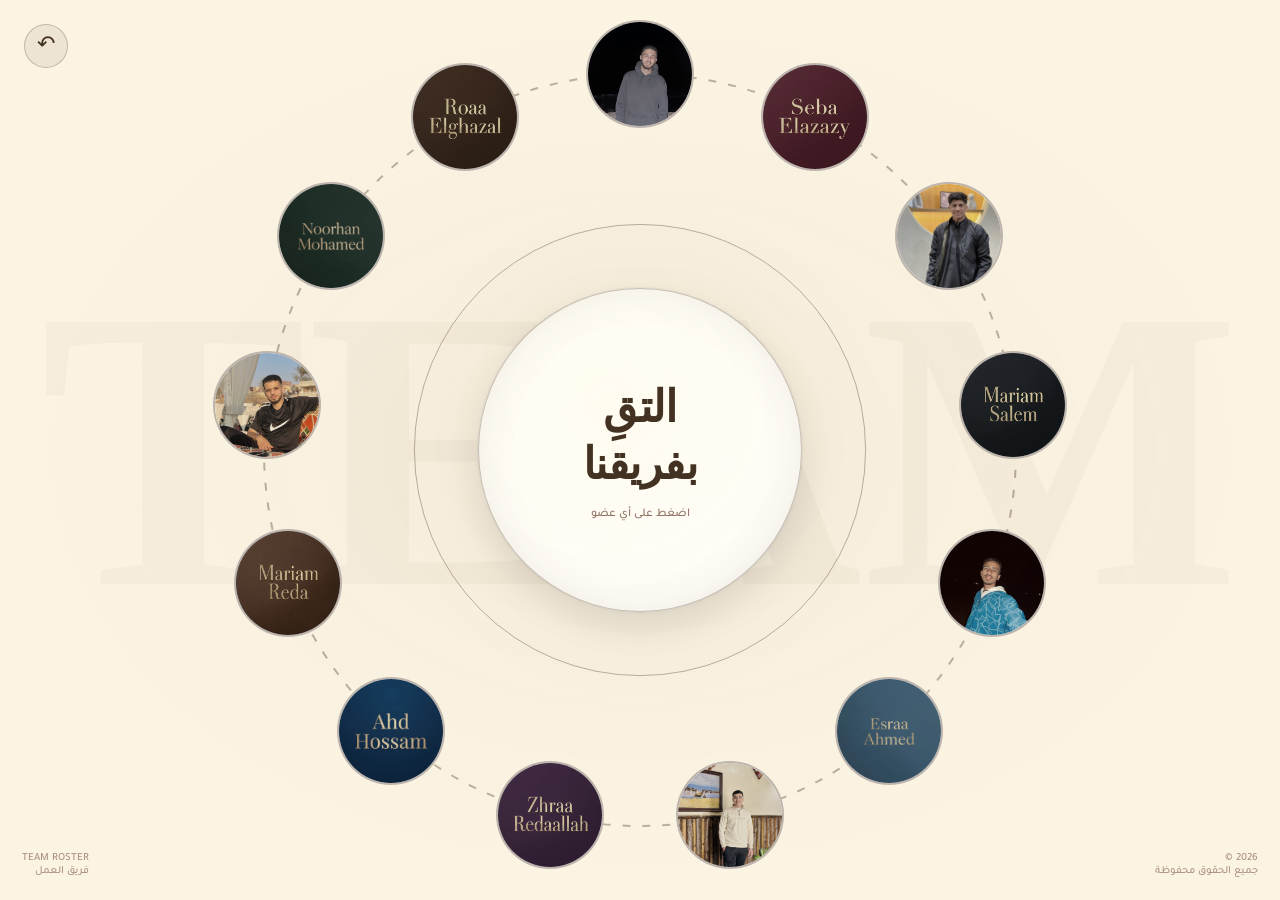
<file: src/team.html>
<!DOCTYPE html>
<html dir="rtl" lang="ar">

<head>
  <meta charset="UTF-8">
  <meta name="viewport" content="width=device-width, initial-scale=1.0, user-scalable=no">
  <title>فريق العمل - الأفق الذهبي</title>
  <link href="https://fonts.googleapis.com/css2?family=Tajawal:wght@300;400;500;700;800;900&family=Doran&display=swap"
    rel="stylesheet">
  <style>
    :root {
      --bgColor: #FCF4E3;
      --mainColor: #433222;
      --textColor: black;
      --textWhy: #907263;
      --secbg: #FEFCF8;
      --faqOpenbg: #ffffff;
      --navBorderColor: var(--textColor);
      --avatarBg: #dcd7ca;
      --mainFont: 'Tajawal', sans-serif;
      --secFont: 'Doran', serif;
      --border-glow-light: rgba(67, 50, 34, 0.3);
      --path-stroke: #433222;
      --circle-stroke: #433222;

      /* متغيرات ديناميكية يتم تحديثها عبر الـ JS */
      --node-size: 88px;
    }

    /* --- وضع النهار (Light Mode) الاصلي --- */
    * {
      margin: 0;
      padding: 0;
      box-sizing: border-box;
      user-select: none;
    }

    html,
    body {
      width: 100%;
      height: 100%;
      overflow: hidden;
      background: var(--bgColor);
    }

    body {
      font-family: var(--mainFont);
      color: var(--mainColor);
      position: relative;
      cursor: default;
      transition: background-color 0.2s ease, color 0.2s ease;
    }

    /* خلفية watermark خفيفة نهارية */
    body::before {
      content: 'TEAM';
      position: fixed;
      top: 50%;
      left: 50%;
      transform: translate(-50%, -50%);
      font-size: clamp(100px, 42vw, 400px);
      font-weight: 900;
      color: rgba(67, 50, 34, 0.03);
      pointer-events: none;
      white-space: nowrap;
      line-height: 1;
      font-family: var(--secFont);
      transition: color 0.2s ease;
    }

    body::after {
      content: '';
      position: fixed;
      inset: 0;
      background: radial-gradient(ellipse 70% 70% at 50% 50%,
          rgba(67, 50, 34, 0.04) 0%,
          rgba(67, 50, 34, 0.01) 45%,
          transparent 70%);
      pointer-events: none;
    }

    /* ========== الوضع المظلم (Dark Mode) ========== */
    :root.dark,
    body.dark {
      --bgColor: #121211;
      --mainColor: #EEE7D4;
      --textColor: #EEE7D4;
      --textWhy: #E4CAAE;
      --secbg: #191918;
      --faqOpenbg: #3C3C3C;
      --navBorderColor: var(--mainColor);
      --avatarBg: #2A2A28;
      --border-glow-light: rgba(238, 231, 212, 0.35);
      --path-stroke: #EEE7D4;
      --circle-stroke: #E4CAAE;
      --shadow-light: rgba(0, 0, 0, 0.4);
    }

    /* تحسينات إضافية للوضع المظلم (تغطية العناصر الثابتة) */
    .dark body::before {
      color: rgba(238, 231, 212, 0.04);
    }

    .dark #center-panel {
      background: radial-gradient(circle at 40% 35%, rgba(18, 18, 17, 0.96) 0%, var(--secbg) 100%);
      border: 1px solid var(--border-glow-light);
      box-shadow: 0 0 0 1px rgba(238, 231, 212, 0.08), 0 0 40px rgba(0, 0, 0, 0.4) inset, 0 15px 35px rgba(0, 0, 0, 0.3);
    }

    .dark .mnode-ring {
      background: var(--secbg);
      border: 2.5px solid rgba(238, 231, 212, 0.4);
    }

    .dark .mnode-tip {
      background: rgba(25, 25, 24, 0.96);
      border: 1px solid rgba(238, 231, 212, 0.4);
      color: var(--mainColor);
    }

    .dark .soc-btn {
      background: rgba(238, 231, 212, 0.1);
      border: 1px solid rgba(238, 231, 212, 0.25);
      color: var(--mainColor);
    }

    .dark .soc-btn:hover {
      background: rgba(238, 231, 212, 0.25);
    }

    .dark .home-link,
    .dark #global-close-btn {
      background: rgba(238, 231, 212, 0.1);
      border: 1px solid rgba(238, 231, 212, 0.3);
      color: var(--mainColor);
    }

    .dark .home-link:hover,
    .dark #global-close-btn:hover {
      background: rgba(238, 231, 212, 0.25);
    }

    .dark .corner-info,
    .dark .corner-right {
      color: rgba(238, 231, 212, 0.6);
    }

    .dark .badge {
      border-color: var(--mainColor);
      background: rgba(238, 231, 212, 0.1);
    }

    .dark #svg-r1,
    .dark #svg-r2,
    .dark #svg-orbit {
      stroke: var(--circle-stroke);
      opacity: 0.45;
    }

    .dark #svg-conn {
      stroke: var(--path-stroke);
      opacity: 0.7;
    }

    /* باقي التنسيقات العامة */
    #scene {
      position: relative;
      width: 100vw;
      height: 100vh;
      overflow: hidden;
    }

    #overlay-svg {
      position: absolute;
      inset: 0;
      width: 100%;
      height: 100%;
      pointer-events: none;
    }

    @keyframes dashCrawl {
      to {
        stroke-dashoffset: -120;
      }
    }

    /* اللوحة المركزية */
    #center-panel {
      position: absolute;
      border-radius: 50%;
      background: radial-gradient(circle at 40% 35%,
          rgba(255, 252, 240, 0.96) 0%,
          var(--secbg) 100%);
      border: 1px solid var(--border-glow-light);
      box-shadow:
        0 0 0 1px rgba(67, 50, 34, 0.05),
        0 0 40px rgba(67, 50, 34, 0.08) inset,
        0 15px 35px rgba(0, 0, 0, 0.1);
      display: flex;
      align-items: center;
      justify-content: center;
      z-index: 10;
      backdrop-filter: blur(2px);
      transition: box-shadow 0.2s, background 0.2s;
    }

    .pview {
      position: absolute;
      inset: 0;
      display: flex;
      flex-direction: column;
      align-items: center;
      justify-content: center;
      padding: 10px;
      text-align: center;
      transition: opacity 0.3s ease, transform 0.3s ease;
    }

    .pview.out {
      opacity: 0;
      transform: scale(0.85);
      pointer-events: none;
    }

    #vd .big-title {
      font-size: clamp(22px, 4vw, 44px);
      font-weight: 900;
      color: var(--mainColor);
      line-height: 1.3;
      letter-spacing: -0.01em;
      font-family: var(--secFont);
    }

    #vd .hint {
      margin-top: clamp(8px, 2vh, 14px);
      font-size: clamp(10px, 1.5vw, 12px);
      color: var(--textWhy);
      font-weight: 500;
    }

    #vd .badge {
      display: inline-flex;
      align-items: center;
      gap: 8px;
      margin-top: clamp(10px, 2.5vh, 20px);
      padding: 6px 22px;
      border-radius: 60px;
      border: 1px solid var(--navBorderColor);
      background: rgba(67, 50, 34, 0.05);
      font-size: clamp(10px, 1.5vw, 12px);
      font-weight: 700;
    }

    #vd .badge::before {
      content: '';
      width: 7px;
      height: 7px;
      border-radius: 50%;
      background: var(--mainColor);
      opacity: 0.7;
      animation: pulse 2s ease-in-out infinite;
    }

    @keyframes pulse {

      0%,
      100% {
        opacity: 0.4;
        transform: scale(1);
      }

      50% {
        opacity: 1;
        transform: scale(1.2);
      }
    }

    #vm {
      position: relative;
    }

    #global-close-btn {
      position: absolute;
      top: 12px;
      left: 12px;
      width: clamp(28px, 4vw, 36px);
      height: clamp(28px, 4vw, 36px);
      border-radius: 50%;
      background: rgba(67, 50, 34, 0.08);
      border: 1px solid rgba(67, 50, 34, 0.25);
      display: flex;
      align-items: center;
      justify-content: center;
      cursor: pointer;
      z-index: 25;
      font-size: clamp(16px, 2.5vw, 22px);
      color: var(--mainColor);
      backdrop-filter: blur(4px);
      opacity: 0;
      visibility: hidden;
      transition: all 0.2s;
    }

    #global-close-btn.visible {
      opacity: 1;
      visibility: visible;
    }

    #global-close-btn:hover {
      background: rgba(67, 50, 34, 0.2);
      transform: scale(1.05);
    }

    #vm .av-wrap {
      width: clamp(50px, 12vw, 95px);
      height: clamp(50px, 12vw, 95px);
      border-radius: 50%;
      overflow: hidden;
      border: 2px solid var(--mainColor);
      background: var(--avatarBg);
      margin-bottom: clamp(8px, 2vh, 16px);
      box-shadow: 0 8px 20px rgba(0, 0, 0, 0.08);
    }

    #vm .av-wrap img {
      width: 100%;
      height: 100%;
      object-fit: cover;
      display: block;
    }

    #vm .av-wrap .char {
      width: 100%;
      height: 100%;
      display: flex;
      align-items: center;
      justify-content: center;
      font-size: clamp(22px, 5vw, 42px);
      font-weight: 800;
      color: var(--mainColor);
      background: radial-gradient(circle, rgba(67, 50, 34, 0.1), transparent);
    }

    #vm .mem-name {
      font-size: clamp(16px, 2.5vw, 26px);
      font-weight: 800;
      color: var(--mainColor);
      margin-bottom: 4px;
      font-family: var(--secFont);
    }

    #vm .mem-role {
      font-size: clamp(11px, 1.5vw, 14px);
      color: var(--textWhy);
      font-weight: 500;
      margin-bottom: clamp(10px, 2.5vh, 20px);
    }

    .socials {
      display: flex;
      gap: clamp(10px, 2vw, 18px);
      justify-content: center;
    }

    .soc-btn {
      width: clamp(32px, 5vw, 44px);
      height: clamp(32px, 5vw, 44px);
      border-radius: 12px;
      background: rgba(67, 50, 34, 0.08);
      border: 1px solid rgba(67, 50, 34, 0.2);
      display: flex;
      align-items: center;
      justify-content: center;
      color: var(--mainColor);
      text-decoration: none;
      transition: all 0.2s;
    }

    .soc-btn svg {
      width: clamp(16px, 2.5vw, 22px);
      height: clamp(16px, 2.5vw, 22px);
      fill: currentColor;
    }

    /* العُقَد (الدوائر) */
    .mnode {
      position: absolute;
      cursor: pointer;
      z-index: 20;
      opacity: 0;
      animation: popIn 0.55s cubic-bezier(0.34, 1.56, 0.64, 1) forwards;
    }

    @keyframes popIn {
      from {
        opacity: 0;
        transform: scale(0) rotate(-90deg);
      }

      to {
        opacity: 1;
        transform: scale(1) rotate(0deg);
      }
    }

    .mnode-ring {
      width: 100%;
      height: 100%;
      border-radius: 50%;
      border: 2.5px solid rgba(67, 50, 34, 0.35);
      background: var(--secbg);
      overflow: hidden;
      transition: transform 0.3s cubic-bezier(0.2, 0.9, 0.4, 1.1), border-color 0.2s;
    }

    .mnode:hover .mnode-ring,
    .mnode.lit .mnode-ring {
      border-color: var(--mainColor);
      transform: scale(1.15);
    }

    .mnode-ring img {
      width: 100%;
      height: 100%;
      object-fit: cover;
      display: block;
      filter: grayscale(30%) brightness(0.95);
      transition: filter 0.3s;
    }

    .mnode.lit .mnode-ring img,
    .mnode:hover .mnode-ring img {
      filter: grayscale(0%) brightness(1.02);
    }

    .mnode-ring .char {
      width: 100%;
      height: 100%;
      display: flex;
      align-items: center;
      justify-content: center;
      font-size: calc(var(--node-size) * 0.4);
      font-weight: 800;
      color: var(--mainColor);
      background: radial-gradient(circle, rgba(67, 50, 34, 0.08), transparent);
    }

    .mnode-tip {
      position: absolute;
      white-space: nowrap;
      font-size: clamp(10px, 1.5vw, 13px);
      font-weight: 600;
      color: var(--mainColor);
      background: rgba(255, 252, 240, 0.96);
      border: 1px solid rgba(67, 50, 34, 0.3);
      padding: 4px 12px;
      border-radius: 40px;
      left: 50%;
      transform: translateX(-50%);
      opacity: 0;
      transition: opacity 0.2s;
      pointer-events: none;
      backdrop-filter: blur(6px);
      z-index: 25;
    }

    .mnode:hover .mnode-tip {
      opacity: 1;
    }

    .home-link {
      position: fixed;
      top: clamp(12px, 3vw, 24px);
      left: clamp(12px, 3vw, 24px);
      width: clamp(36px, 5vw, 44px);
      height: clamp(36px, 5vw, 44px);
      border-radius: 50%;
      background: rgba(67, 50, 34, 0.08);
      backdrop-filter: blur(6px);
      border: 1px solid rgba(67, 50, 34, 0.25);
      display: flex;
      align-items: center;
      justify-content: center;
      cursor: pointer;
      z-index: 100;
      text-decoration: none;
      color: var(--mainColor);
      font-size: clamp(16px, 2.5vw, 22px);
      transition: all 0.2s ease;
    }

    .home-link:hover {
      transform: scale(1.05);
    }

    .corner-info,
    .corner-right {
      position: fixed;
      bottom: clamp(12px, 3vw, 22px);
      font-size: clamp(9px, 1.2vw, 11px);
      font-weight: 500;
      color: var(--textWhy);
      pointer-events: none;
      opacity: 0.75;
    }

    .corner-info {
      left: clamp(12px, 3vw, 22px);
    }

    .corner-right {
      right: clamp(12px, 3vw, 22px);
      text-align: right;
    }

    @media (max-width: 480px) {

      .corner-info,
      .corner-right {
        display: none;
      }
    }

    #svg-r1,
    #svg-r2,
    #svg-orbit {
      stroke: var(--circle-stroke);
      opacity: 0.35;
    }

    #svg-conn {
      stroke: var(--path-stroke);
      opacity: 0.5;
    }

    #svg-highlight {
      stroke: var(--mainColor);
      opacity: 0.4;
    }
  </style>
</head>

<body>
  <div id="scene">
    <svg id="overlay-svg" xmlns="http://www.w3.org/2000/svg">
      <defs>
        <radialGradient id="soft-glow" cx="50%" cy="50%" r="50%">
          <stop offset="0%" stop-color="#433222" stop-opacity="0.05" />
          <stop offset="100%" stop-color="#433222" stop-opacity="0" />
        </radialGradient>
      </defs>
      <circle id="svg-ambient" cx="0" cy="0" r="1" fill="url(#soft-glow)" />
      <circle id="svg-r1" cx="0" cy="0" r="1" fill="none" stroke-width="1.2" />
      <circle id="svg-r2" cx="0" cy="0" r="1" fill="none" stroke-width="1" />
      <circle id="svg-orbit" cx="0" cy="0" r="1" fill="none" stroke-width="2" stroke-dasharray="8 12" />
      <line id="svg-conn" x1="0" y1="0" x2="0" y2="0" stroke-width="1.8" stroke-dasharray="5 7" opacity="0" />
      <circle id="svg-highlight" cx="-999" cy="-999" r="1" fill="none" stroke-width="2.5" opacity="0" />
      <g id="svg-ticks"></g>
    </svg>

    <div id="center-panel">
      <div id="global-close-btn" title="إغلاق">✕</div>
      <div class="pview" id="vd">
        <div class="big-title">التقِ<br>بفريقنا</div>
        <div class="hint"> اضغط على أي عضو </div>
      </div>
      <div class="pview out" id="vm">
        <div class="av-wrap" id="vm-av"></div>
        <div class="mem-name" id="vm-name"></div>
        <div class="mem-role" id="vm-role"></div>
        <div class="socials" id="vm-links"></div>
      </div>
    </div>
  </div>

  <a href="#" id="homeButton" class="home-link" title="الصفحة الرئيسية">↶</a>

  <script>
    // ------------------  الكشف عن وضع الدارك مود ومزامنته مع الصفحة الرئيسية ------------------
    (function initThemeSync() {
      let isDark = false;
      const storedTheme = localStorage.getItem('theme');
      if (storedTheme === 'dark') {
        isDark = true;
      } else if (storedTheme === 'light') {
        isDark = false;
      } else {
        const prefersDark = window.matchMedia('(prefers-color-scheme: dark)').matches;
        isDark = prefersDark;
      }

      if (isDark) {
        document.documentElement.classList.add('dark');
        document.body.classList.add('dark');
      } else {
        document.documentElement.classList.remove('dark');
        document.body.classList.remove('dark');
      }

      window.addEventListener('storage', (e) => {
        if (e.key === 'theme') {
          const newTheme = e.newValue;
          if (newTheme === 'dark') {
            document.documentElement.classList.add('dark');
            document.body.classList.add('dark');
          } else if (newTheme === 'light') {
            document.documentElement.classList.remove('dark');
            document.body.classList.remove('dark');
          }
        }
      });
    })();

    // بيانات أعضاء الفريق (كل عضو الآن له روابط لينكد إن وجيت هاب، حتى لو كانت "#" سيظهر الزر)
    const TEAM = [
      { name: "Kareem Hendawy", role: "Full Stack Developer", hasPhoto: true, photo: "imgsTeam/kareem.jpeg", linkedin: "https://www.linkedin.com/in/kareem-w-2a2769325/", github: "https://github.com/karim-hendawy" },
      { name: "Seba ELazazy", role: "Backend Developer", hasPhoto: true, photo: "imgsTeam/seba.jpeg", linkedin: "https://www.linkedin.com/in/seba-elazazy-01793a322?utm_source=share&utm_campaign=share_via&utm_content=profile&utm_medium=ios_app", github: "https://github.com/SebaElazazy" },
      { name: "Adam Abo Mleeh", role: "Ai Engineer", hasPhoto: true, photo: "imgsTeam/adam.jpeg", linkedin: "https://www.linkedin.com/in/adam-mohamed-0255932b8/", github: "https://github.com/101-adam" },
      { name: "Mariam Salem", role: "Frontend Developer", hasPhoto: true, photo: "imgsTeam/mariam.jpeg", linkedin: "https://www.linkedin.com/in/mariam-salem-441b2140a/", github: "#" },
      { name: "Mohamed Mansour", role: "Front end & Visual designer", hasPhoto: true, photo: "imgsTeam/mohamed.jpeg", linkedin: "https://www.linkedin.com/in/mohamed-mansour27", github: "https://github.com/mohamedmansour277" },
      { name: "Esraa Ahmed", role: "Frontend Developer", hasPhoto: true, photo: "imgsTeam/esraa.jpeg", linkedin: "#", github: "#" },
      { name: "Omar Elithy", role: "Frontend Developer", hasPhoto: true, photo: "imgsTeam/omar.jpeg", linkedin: "https://www.linkedin.com/in/omar-ellithey", github: "https://github.com/omarellithey1" },
      { name: "Zhraa Redaallah", role: "Backend Developer", hasPhoto: true, photo: "imgsTeam/za.jpeg", linkedin: "#", github: "#" },
      { name: "Ahd Hossam", role: "Backend Developer", hasPhoto: true, photo: "imgsTeam/ahd.jpeg", linkedin: "#", github: "#" },
      { name: "Mariam Reda", role: "Frontend Developer", hasPhoto: true, photo: "imgsTeam/mariam reda.jpeg", linkedin: "#", github: "#" },
      {
        name: "Aly Nassar", role: "IT Engineer", hasPhoto: true, photo: "imgsTeam/ali.jpeg", linkedin: "https://www.linkedin.com/in/aly-nassar-168452389?utm_source=share_via&utm_content=profile&utm_medium=member_ios", github: "#" },
    { name: "Noorhan Mohamed", role: "Frontend Developer", hasPhoto: true, photo: "imgsTeam/noor.jpeg", linkedin: "https://www.linkedin.com/in/noor-mohamed-a7103340b", github: "#" },
      { name: "Roaa Elghazal", role: "Frontend Developer", hasPhoto: true, photo: "imgsTeam/roaa.jpeg", linkedin: "#", github: "#" }
    ];

    const LI_SVG = `<svg viewBox="0 0 24 24"><path d="M20.447 20.452h-3.554v-5.569c0-1.328-.027-3.037-1.852-3.037-1.853 0-2.136 1.445-2.136 2.939v5.667H9.351V9h3.414v1.561h.046c.477-.9 1.637-1.85 3.37-1.85 3.601 0 4.267 2.37 4.267 5.455v6.286zM5.337 7.433a2.062 2.062 0 01-2.063-2.065 2.064 2.064 0 112.063 2.065zm1.782 13.019H3.555V9h3.564v11.452zM22.225 0H1.771C.792 0 0 .774 0 1.729v20.542C0 23.227.792 24 1.771 24h20.451C23.2 24 24 23.227 24 22.271V1.729C24 .774 23.2 0 22.222 0h.003z"/></svg>`;
    const GH_SVG = `<svg viewBox="0 0 24 24"><path d="M12 .297c-6.63 0-12 5.373-12 12 0 5.303 3.438 9.8 8.205 11.385.6.113.82-.258.82-.577 0-.285-.01-1.04-.015-2.04-3.338.724-4.042-1.61-4.042-1.61C4.422 18.07 3.633 17.7 3.633 17.7c-1.087-.744.084-.729.084-.729 1.205.084 1.838 1.236 1.838 1.236 1.07 1.835 2.809 1.305 3.495.998.108-.776.417-1.305.76-1.605-2.665-.3-5.466-1.332-5.466-5.93 0-1.31.465-2.38 1.235-3.22-.135-.303-.54-1.523.105-3.176 0 0 1.005-.322 3.3 1.23.96-.267 1.98-.399 3-.405 1.02.006 2.04.138 3 .405 2.28-1.552 3.285-1.23 3.285-1.23.645 1.653.24 2.873.12 3.176.765.84 1.23 1.91 1.23 3.22 0 4.61-2.805 5.625-5.475 5.92.42.36.81 1.096.81 2.22 0 1.606-.015 2.896-.015 3.286 0 .315.21.69.825.57C20.565 22.092 24 17.592 24 12.297c0-6.627-5.373-12-12-12"/></svg>`;

    const sceneElem = document.getElementById('scene');
    const svgRoot = document.getElementById('overlay-svg');
    const cpDiv = document.getElementById('center-panel');
    const ticksGroup = document.getElementById('svg-ticks');
    const NS = "http://www.w3.org/2000/svg";

    let W, H, cx, cy, S, CP_SIZE, NODE_SIZE, R_ORBIT, R_INNER, R_MID;
    let pinnedIndex = null;
    const nodeElements = [];

    const defaultView = document.getElementById('vd');
    const memberView = document.getElementById('vm');
    const connLine = document.getElementById('svg-conn');
    const highRing = document.getElementById('svg-highlight');
    const globalCloseBtn = document.getElementById('global-close-btn');

    // إنشاء عناصر الأعضاء
    function initNodes() {
      TEAM.forEach((member, i) => {
        const node = document.createElement('div');
        node.className = 'mnode';
        node.style.animationDelay = `${0.1 + i * 0.05}s`;

        const ringDiv = document.createElement('div');
        ringDiv.className = 'mnode-ring';
        if (member.hasPhoto) {
          const img = document.createElement('img');
          img.src = member.photo;
          ringDiv.appendChild(img);
        } else {
          const fallback = document.createElement('div');
          fallback.className = 'char';
          fallback.textContent = member.name[0];
          ringDiv.appendChild(fallback);
        }
        node.appendChild(ringDiv);

        const tipSpan = document.createElement('div');
        tipSpan.className = 'mnode-tip';
        tipSpan.textContent = member.name;
        node.appendChild(tipSpan);

        sceneElem.appendChild(node);
        nodeElements.push(node);

        node.addEventListener('click', (e) => {
          e.stopPropagation();
          pinMember(i);
        });
      });
    }

    function updateLayout() {
      W = window.innerWidth;
      H = window.innerHeight;
      cx = W / 2;
      cy = H / 2;
      S = Math.min(W, H);

      const isMobile = W < 600;

      NODE_SIZE = isMobile ? Math.max(45, S * 0.15) : Math.max(70, S * 0.12);
      CP_SIZE = isMobile ? Math.min(S * 0.5, 220) : Math.round(S * 0.36);

      R_ORBIT = (S / 2) - (NODE_SIZE / 2) - (isMobile ? 10 : 20);
      R_INNER = R_ORBIT * 0.35;
      R_MID = R_ORBIT * 0.6;

      document.documentElement.style.setProperty('--node-size', NODE_SIZE + 'px');

      cpDiv.style.width = `${CP_SIZE}px`;
      cpDiv.style.height = `${CP_SIZE}px`;
      cpDiv.style.left = `${cx - CP_SIZE / 2}px`;
      cpDiv.style.top = `${cy - CP_SIZE / 2}px`;

      function setCircle(id, r) {
        const el = document.getElementById(id);
        if (!el) return;
        el.setAttribute('cx', cx);
        el.setAttribute('cy', cy);
        el.setAttribute('r', r);
      }
      setCircle('svg-ambient', R_ORBIT * 0.68);
      setCircle('svg-r1', R_INNER);
      setCircle('svg-r2', R_MID);
      setCircle('svg-orbit', R_ORBIT);
      document.getElementById('svg-orbit').style.animation = 'dashCrawl 48s linear infinite';

      ticksGroup.innerHTML = '';
      const oldNumbers = svgRoot.querySelectorAll('.orbit-number');
      oldNumbers.forEach(n => n.remove());

      TEAM.forEach((_, idx) => {
        const angle = (idx / TEAM.length) * Math.PI * 2 - Math.PI / 2;
        const r0 = R_ORBIT - (isMobile ? 8 : 14);
        const r1 = R_ORBIT + (isMobile ? 4 : 8);

        const line = document.createElementNS(NS, 'line');
        line.setAttribute('x1', cx + r0 * Math.cos(angle));
        line.setAttribute('y1', cy + r0 * Math.sin(angle));
        line.setAttribute('x2', cx + r1 * Math.cos(angle));
        line.setAttribute('y2', cy + r1 * Math.sin(angle));
        line.setAttribute('stroke', 'var(--circle-stroke)');
        line.setAttribute('stroke-width', '1.5');
        line.setAttribute('stroke-linecap', 'round');
        line.style.opacity = '0.5';
        ticksGroup.appendChild(line);

        const mx = cx + R_ORBIT * Math.cos(angle);
        const my = cy + R_ORBIT * Math.sin(angle);
        const node = nodeElements[idx];

        node.style.width = `${NODE_SIZE}px`;
        node.style.height = `${NODE_SIZE}px`;
        node.style.left = `${mx - NODE_SIZE / 2}px`;
        node.style.top = `${my - NODE_SIZE / 2}px`;

        const tipSpan = node.querySelector('.mnode-tip');
        if (my <= cy) {
          tipSpan.style.top = `${NODE_SIZE + 8}px`;
          tipSpan.style.bottom = 'auto';
        } else {
          tipSpan.style.bottom = `${NODE_SIZE + 8}px`;
          tipSpan.style.top = 'auto';
        }

        if (pinnedIndex === idx) {
          updateConnectionVisuals(mx, my);
        }
      });
    }

    function updateConnectionVisuals(mx, my) {
      const dx = mx - cx, dy = my - cy;
      const dist = Math.hypot(dx, dy);
      const halfCP = CP_SIZE / 2 + 6;
      const halfNode = NODE_SIZE / 2 + 3;

      if (dist > 0) {
        connLine.setAttribute('x1', cx + halfCP * dx / dist);
        connLine.setAttribute('y1', cy + halfCP * dy / dist);
        connLine.setAttribute('x2', mx - halfNode * dx / dist);
        connLine.setAttribute('y2', my - halfNode * dy / dist);
      }
      connLine.style.opacity = '1';

      highRing.setAttribute('cx', mx);
      highRing.setAttribute('cy', my);
      highRing.setAttribute('r', NODE_SIZE * 0.72);
      highRing.style.opacity = '1';
    }

    // دالة عرض العضو مع إظهار أزرار التواصل بشكل دائم (حتى لو كانت الروابط "#")
    function renderMemberOnPanel(member, mx, my) {
      const avWrap = document.getElementById('vm-av');
      avWrap.innerHTML = '';
      if (member.hasPhoto) {
        const img = document.createElement('img');
        img.src = member.photo;
        avWrap.appendChild(img);
      } else {
        const ch = document.createElement('div');
        ch.className = 'char';
        ch.textContent = member.name[0];
        avWrap.appendChild(ch);
      }
      document.getElementById('vm-name').textContent = member.name;
      document.getElementById('vm-role').textContent = member.role;

      const linksContainer = document.getElementById('vm-links');
      linksContainer.innerHTML = '';

      // إضافة زر لينكد إن دائمًا (إذا كان الرابط غير موجود نستخدم "#")
      const liUrl = member.linkedin && member.linkedin.trim() !== "" ? member.linkedin : "#";
      const liBtn = document.createElement('a');
      liBtn.className = 'soc-btn';
      liBtn.href = liUrl;
      liBtn.target = '_blank';
      liBtn.innerHTML = LI_SVG;
      linksContainer.appendChild(liBtn);

      // إضافة زر جيت هاب دائمًا
      const ghUrl = member.github && member.github.trim() !== "" ? member.github : "#";
      const ghBtn = document.createElement('a');
      ghBtn.className = 'soc-btn';
      ghBtn.href = ghUrl;
      ghBtn.target = '_blank';
      ghBtn.innerHTML = GH_SVG;
      linksContainer.appendChild(ghBtn);

      updateConnectionVisuals(mx, my);

      defaultView.classList.add('out');
      memberView.classList.remove('out');
      globalCloseBtn.classList.add('visible');
    }

    function resetToDefault() {
      defaultView.classList.remove('out');
      memberView.classList.add('out');
      connLine.style.opacity = '0';
      highRing.style.opacity = '0';
      nodeElements.forEach(node => node.classList.remove('lit'));
      pinnedIndex = null;
      globalCloseBtn.classList.remove('visible');
    }

    function pinMember(index) {
      const member = TEAM[index];
      if (!member) return;
      pinnedIndex = index;

      const angle = (index / TEAM.length) * Math.PI * 2 - Math.PI / 2;
      const mx = cx + R_ORBIT * Math.cos(angle);
      const my = cy + R_ORBIT * Math.sin(angle);

      nodeElements.forEach((node, i) => {
        if (i === index) node.classList.add('lit');
        else node.classList.remove('lit');
      });

      renderMemberOnPanel(member, mx, my);
    }

    window.addEventListener('resize', () => updateLayout());

    globalCloseBtn.addEventListener('click', (e) => {
      e.stopPropagation();
      resetToDefault();
    });

    document.getElementById('homeButton').addEventListener('click', (e) => {
      e.preventDefault();
      window.location.href = "../index.html";
    });

    // تذييل الصفحة
    const leftFooter = document.createElement('div');
    leftFooter.className = 'corner-info';
    leftFooter.innerHTML = `TEAM ROSTER<br>فريق العمل`;
    document.body.appendChild(leftFooter);

    const rightFooter = document.createElement('div');
    rightFooter.className = 'corner-right';
    rightFooter.innerHTML = `${new Date().getFullYear()} ©<br>جميع الحقوق محفوظة`;
    document.body.appendChild(rightFooter);

    initNodes();
    updateLayout();
    resetToDefault();
  </script>
</body>

</html>
</file>
